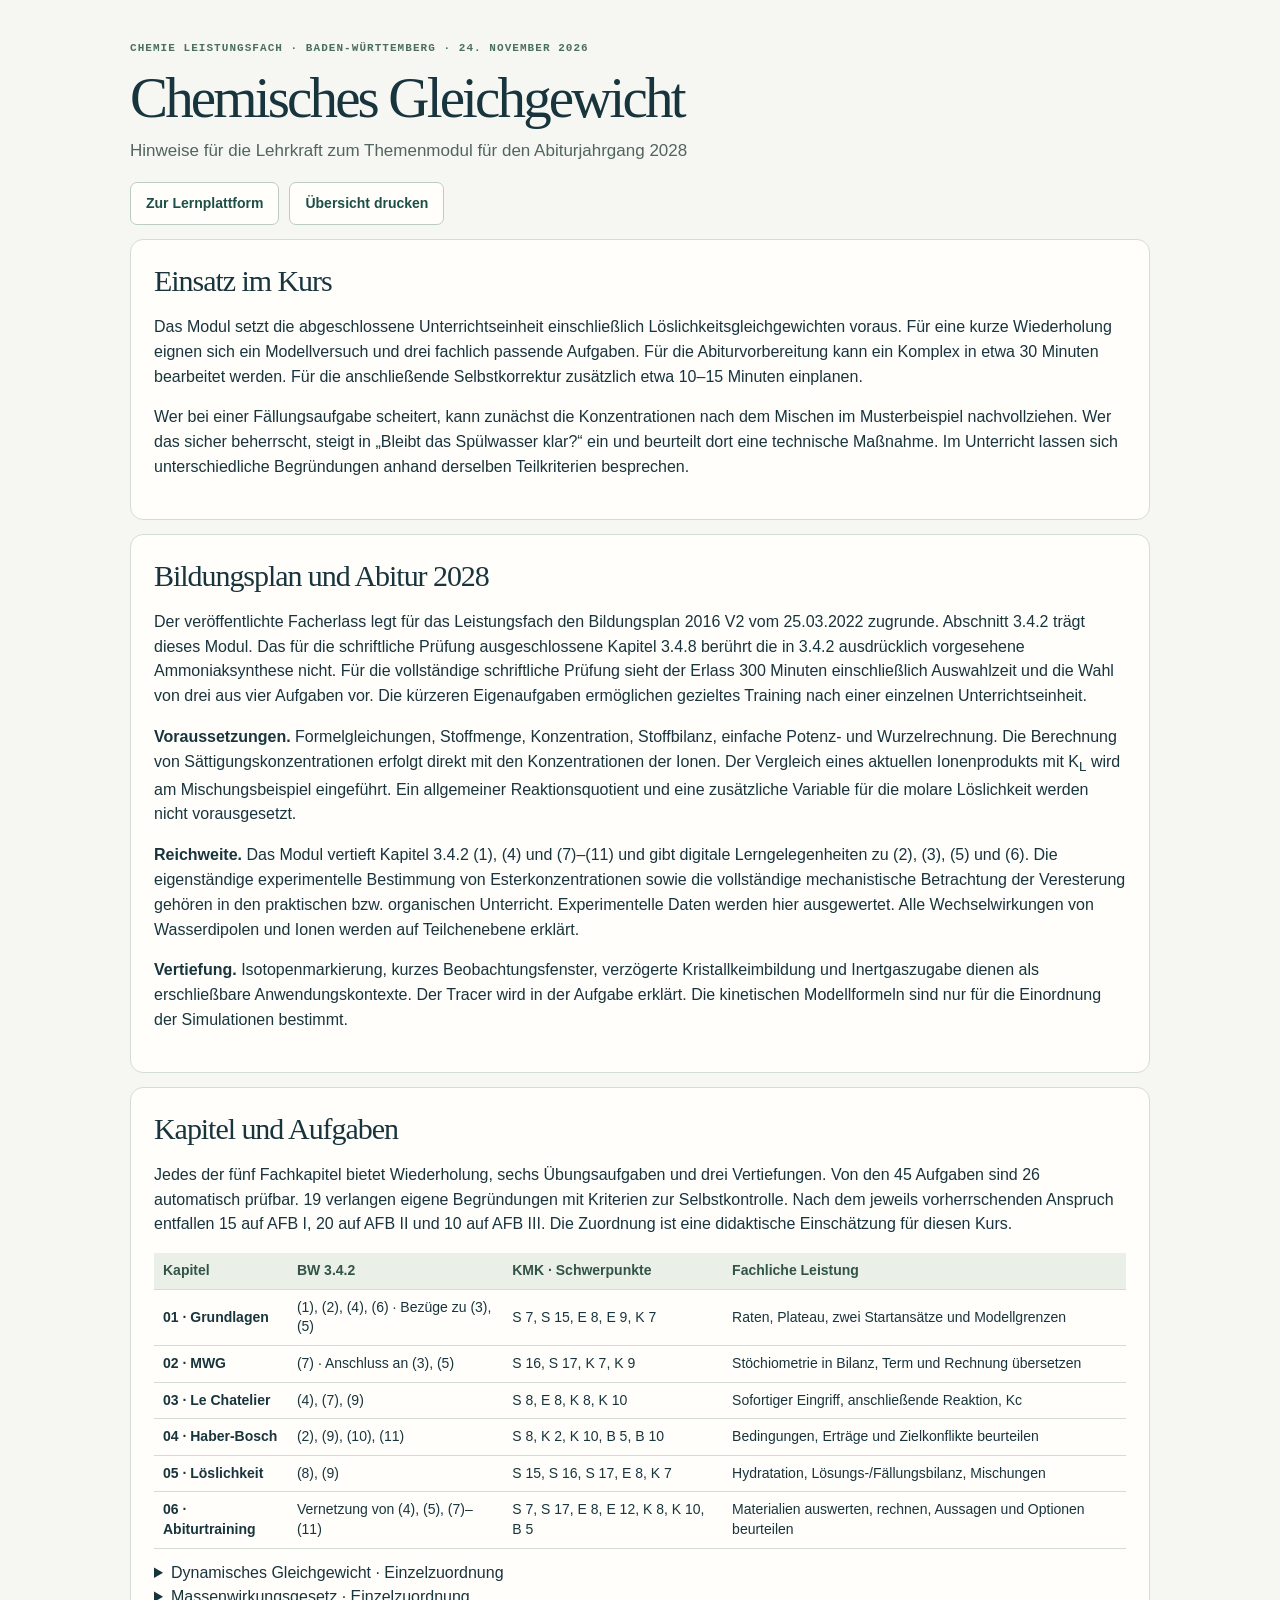
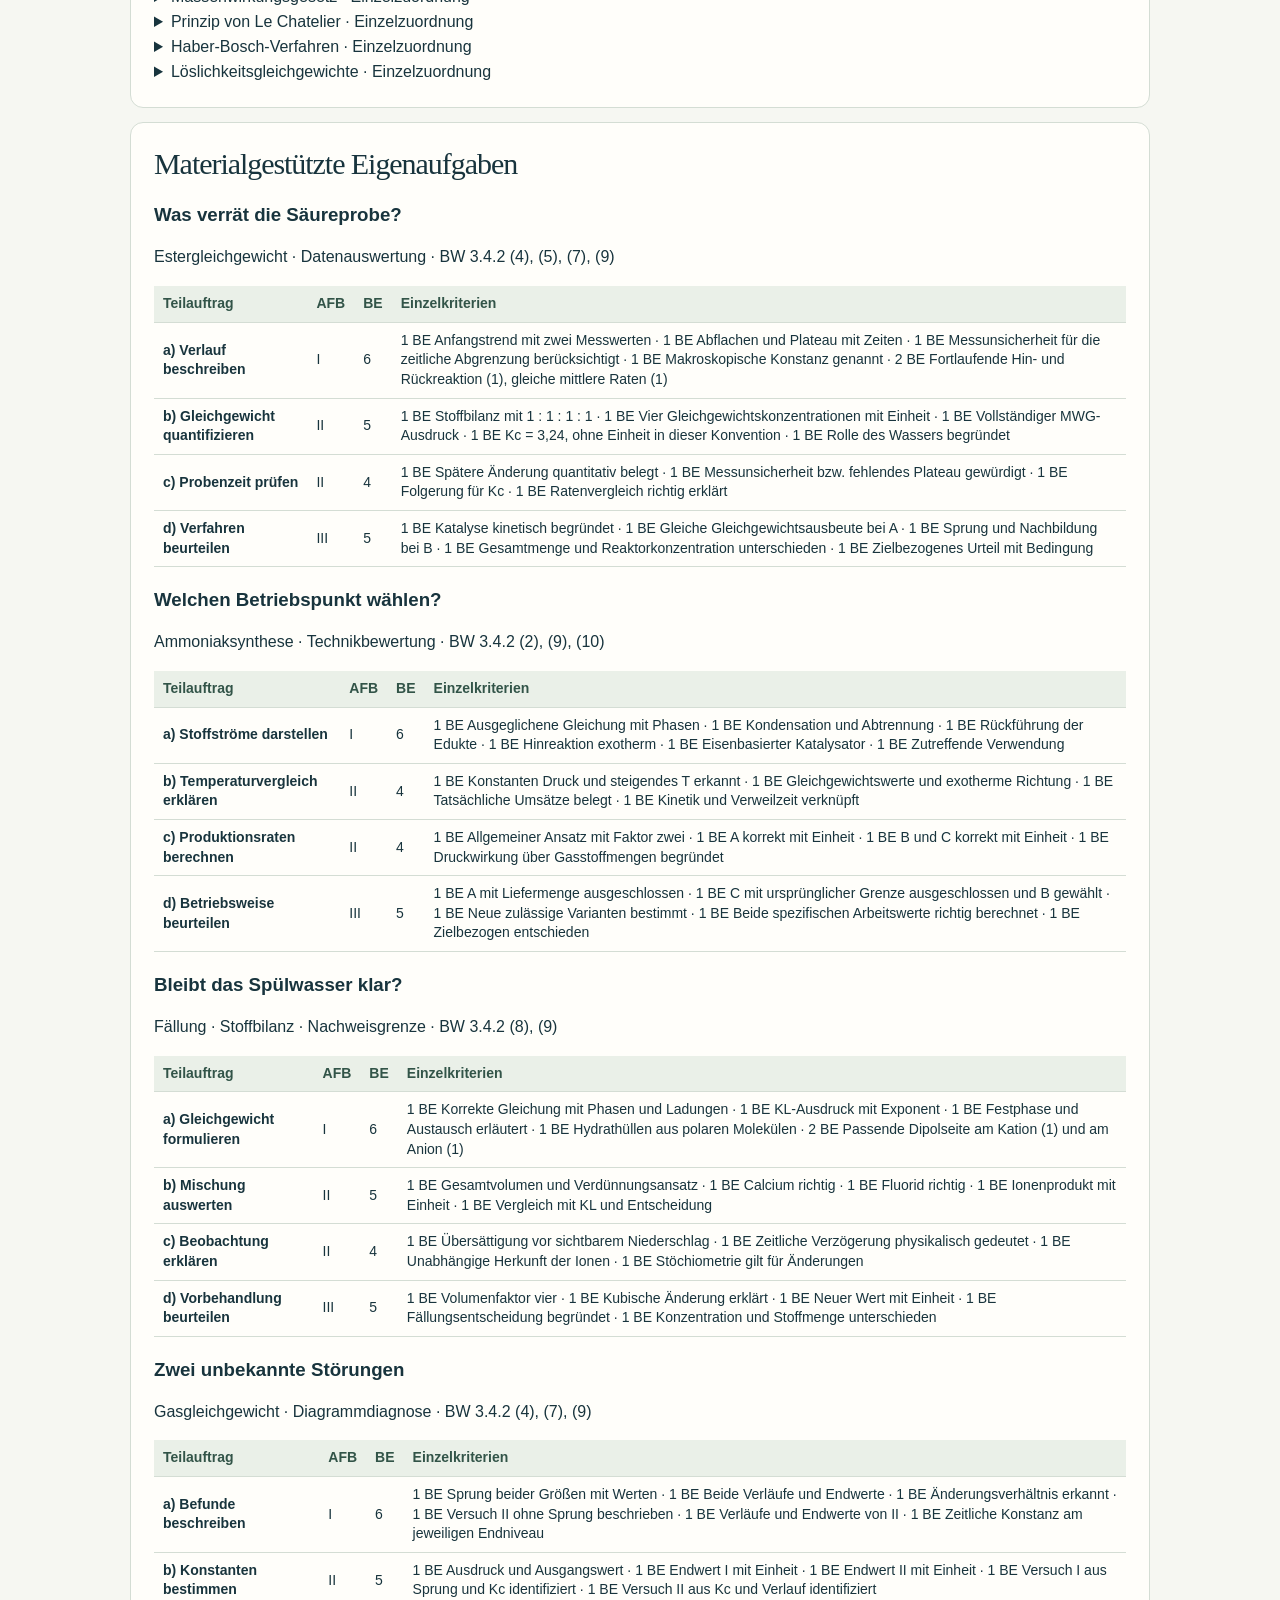
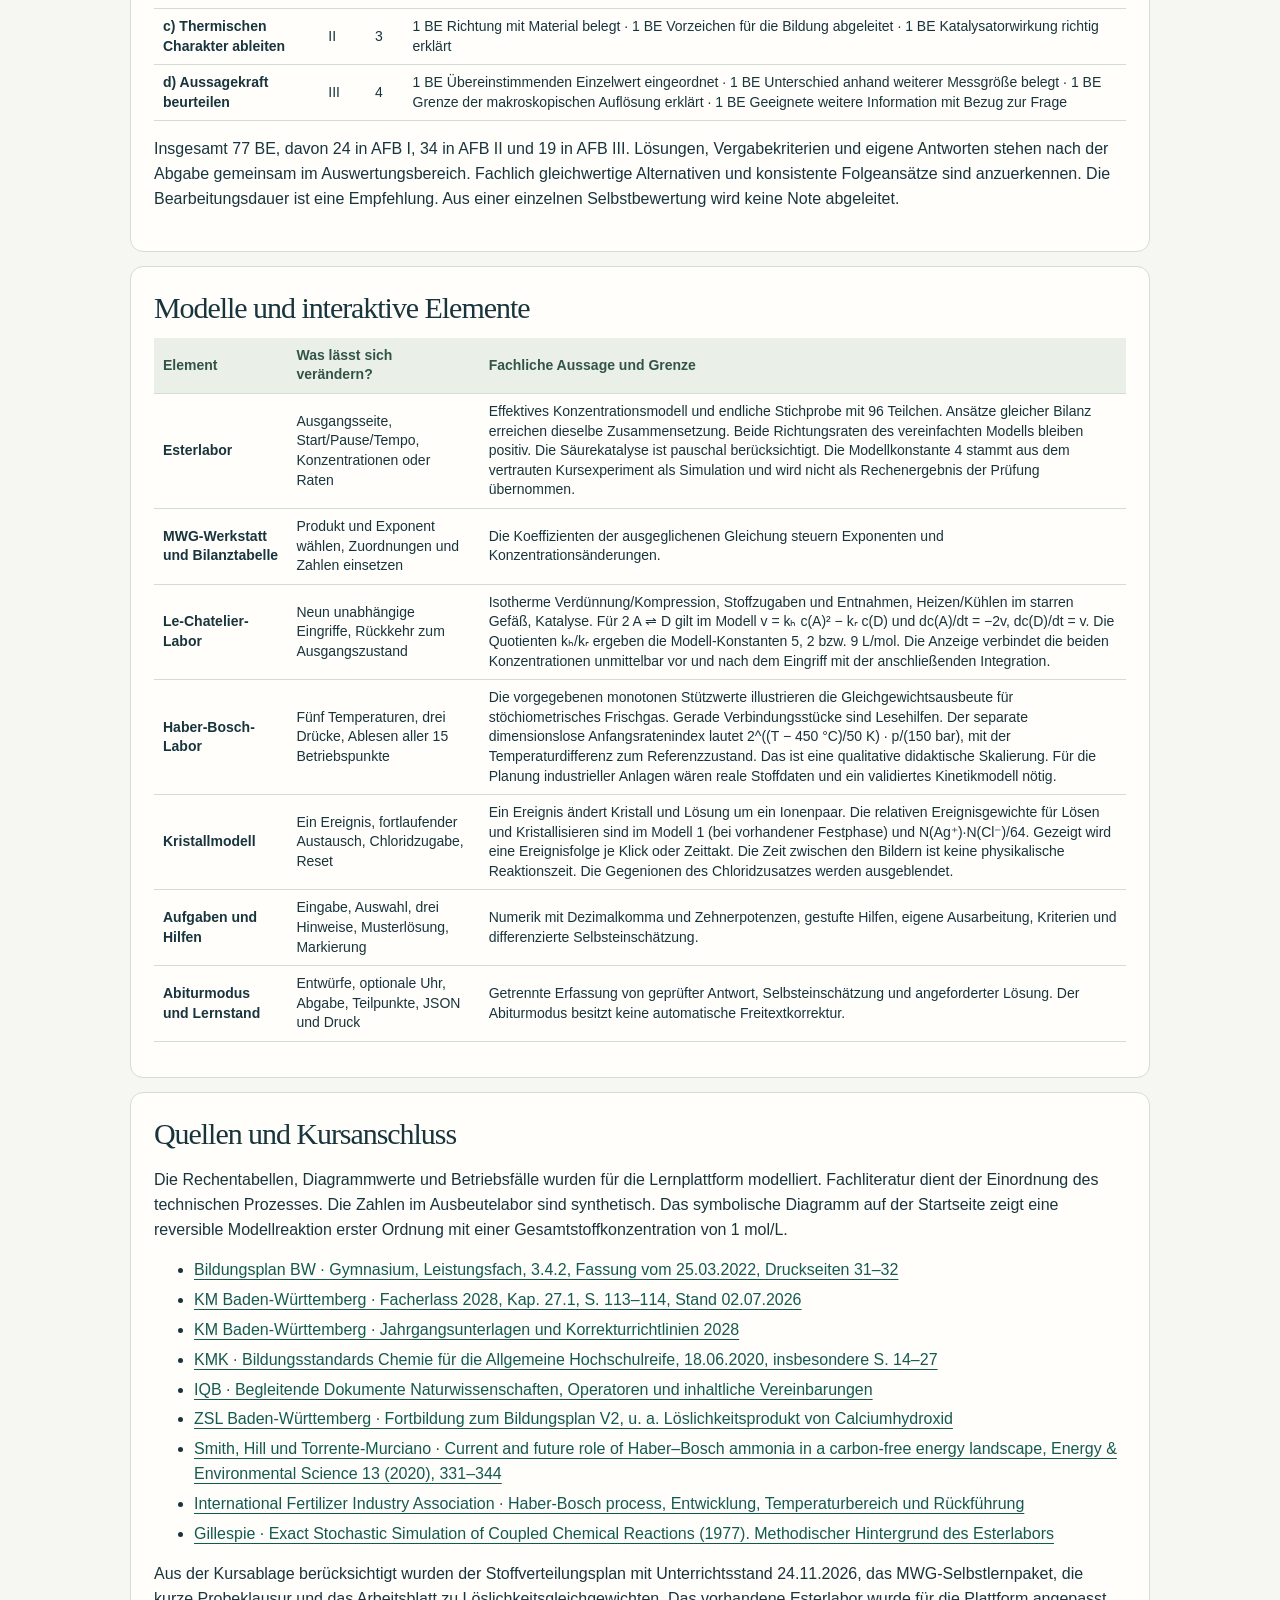
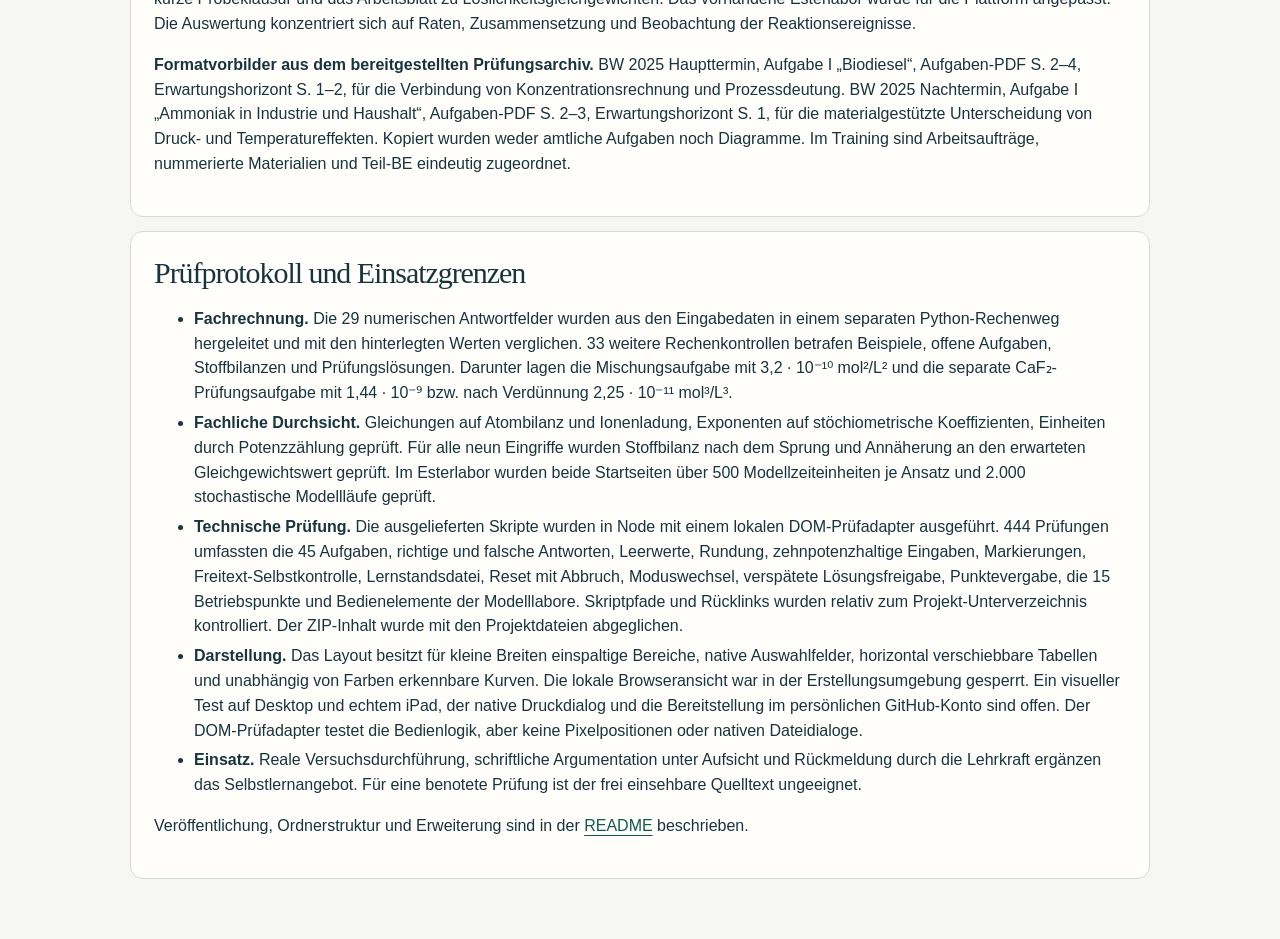
<file: ChemieLK_Abitur2028_Gleichgewicht/lehrkraft/index.html>
<!doctype html><html lang="de"><head><meta charset="utf-8"><meta name="viewport" content="width=device-width, initial-scale=1"><title>Lehrerübersicht · Chemisches Gleichgewicht</title><link rel="stylesheet" href="../assets/css/atlas.css"></head><body><main class="shell teacher"><div class="chapter-head"><span class="kicker">Chemie Leistungsfach · Baden-Württemberg · 24. November 2026</span><h1>Chemisches Gleichgewicht</h1><p>Hinweise für die Lehrkraft zum Themenmodul für den Abiturjahrgang 2028</p></div><div class="button-row"><a class="btn" href="../index.html">Zur Lernplattform</a><button onclick="window.print()">Übersicht drucken</button></div>
<section class="panel"><h2>Einsatz im Kurs</h2><p>Das Modul setzt die abgeschlossene Unterrichtseinheit einschließlich Löslichkeitsgleichgewichten voraus. Für eine kurze Wiederholung eignen sich ein Modellversuch und drei fachlich passende Aufgaben. Für die Abiturvorbereitung kann ein Komplex in etwa 30 Minuten bearbeitet werden. Für die anschließende Selbstkorrektur zusätzlich etwa 10–15 Minuten einplanen.</p>
<p>Wer bei einer Fällungsaufgabe scheitert, kann zunächst die Konzentrationen nach dem Mischen im Musterbeispiel nachvollziehen. Wer das sicher beherrscht, steigt in „Bleibt das Spülwasser klar?“ ein und beurteilt dort eine technische Maßnahme. Im Unterricht lassen sich unterschiedliche Begründungen anhand derselben Teilkriterien besprechen.</p></section>
<section class="panel"><h2>Bildungsplan und Abitur 2028</h2><p>Der veröffentlichte Facherlass legt für das Leistungsfach den Bildungsplan 2016 V2 vom 25.03.2022 zugrunde. Abschnitt 3.4.2 trägt dieses Modul. Das für die schriftliche Prüfung ausgeschlossene Kapitel 3.4.8 berührt die in 3.4.2 ausdrücklich vorgesehene Ammoniaksynthese nicht. Für die vollständige schriftliche Prüfung sieht der Erlass 300 Minuten einschließlich Auswahlzeit und die Wahl von drei aus vier Aufgaben vor. Die kürzeren Eigenaufgaben ermöglichen gezieltes Training nach einer einzelnen Unterrichtseinheit.</p>
<p><b>Voraussetzungen.</b> Formelgleichungen, Stoffmenge, Konzentration, Stoffbilanz, einfache Potenz- und Wurzelrechnung. Die Berechnung von Sättigungskonzentrationen erfolgt direkt mit den Konzentrationen der Ionen. Der Vergleich eines aktuellen Ionenprodukts mit K<sub>L</sub> wird am Mischungsbeispiel eingeführt. Ein allgemeiner Reaktionsquotient und eine zusätzliche Variable für die molare Löslichkeit werden nicht vorausgesetzt.</p>
<p><b>Reichweite.</b> Das Modul vertieft Kapitel 3.4.2 (1), (4) und (7)–(11) und gibt digitale Lerngelegenheiten zu (2), (3), (5) und (6). Die eigenständige experimentelle Bestimmung von Esterkonzentrationen sowie die vollständige mechanistische Betrachtung der Veresterung gehören in den praktischen bzw. organischen Unterricht. Experimentelle Daten werden hier ausgewertet. Alle Wechselwirkungen von Wasserdipolen und Ionen werden auf Teilchenebene erklärt.</p>
<p><b>Vertiefung.</b> Isotopenmarkierung, kurzes Beobachtungsfenster, verzögerte Kristallkeimbildung und Inertgaszugabe dienen als erschließbare Anwendungskontexte. Der Tracer wird in der Aufgabe erklärt. Die kinetischen Modellformeln sind nur für die Einordnung der Simulationen bestimmt.</p></section>
<section class="panel"><h2>Kapitel und Aufgaben</h2><p>Jedes der fünf Fachkapitel bietet Wiederholung, sechs Übungsaufgaben und drei Vertiefungen. Von den 45 Aufgaben sind 26 automatisch prüfbar. 19 verlangen eigene Begründungen mit Kriterien zur Selbstkontrolle. Nach dem jeweils vorherrschenden Anspruch entfallen 15 auf AFB I, 20 auf AFB II und 10 auf AFB III. Die Zuordnung ist eine didaktische Einschätzung für diesen Kurs.</p><div class="table-wrap"><table><thead><tr><th scope="col">Kapitel</th><th scope="col">BW 3.4.2</th><th scope="col">KMK · Schwerpunkte</th><th scope="col">Fachliche Leistung</th></tr></thead><tbody><tr><th scope="row">01 · Grundlagen</th><td>(1), (2), (4), (6) · Bezüge zu (3), (5)</td><td>S 7, S 15, E 8, E 9, K 7</td><td>Raten, Plateau, zwei Startansätze und Modellgrenzen</td></tr><tr><th scope="row">02 · MWG</th><td>(7) · Anschluss an (3), (5)</td><td>S 16, S 17, K 7, K 9</td><td>Stöchiometrie in Bilanz, Term und Rechnung übersetzen</td></tr><tr><th scope="row">03 · Le Chatelier</th><td>(4), (7), (9)</td><td>S 8, E 8, K 8, K 10</td><td>Sofortiger Eingriff, anschließende Reaktion, Kc</td></tr><tr><th scope="row">04 · Haber-Bosch</th><td>(2), (9), (10), (11)</td><td>S 8, K 2, K 10, B 5, B 10</td><td>Bedingungen, Erträge und Zielkonflikte beurteilen</td></tr><tr><th scope="row">05 · Löslichkeit</th><td>(8), (9)</td><td>S 15, S 16, S 17, E 8, K 7</td><td>Hydratation, Lösungs-/Fällungsbilanz, Mischungen</td></tr><tr><th scope="row">06 · Abiturtraining</th><td>Vernetzung von (4), (5), (7)–(11)</td><td>S 7, S 17, E 8, E 12, K 8, K 10, B 5</td><td>Materialien auswerten, rechnen, Aussagen und Optionen beurteilen</td></tr></tbody></table></div><details><summary>Dynamisches Gleichgewicht · Einzelzuordnung</summary><div class="table-wrap"><table><thead><tr><th scope="col">Nr.</th><th scope="col">Aufgabe</th><th scope="col">AFB</th><th scope="col">BW 3.4.2</th><th scope="col">Rückmeldung</th></tr></thead><tbody><tr><th scope="row">1</th><td>Woran erkennt man Gleichgewicht?</td><td>I</td><td>(4)</td><td>automatisch</td></tr><tr><th scope="row">2</th><td>Eine Richtung ergänzen</td><td>I</td><td>(4)</td><td>automatisch</td></tr><tr><th scope="row">3</th><td>Zwei Startgemische</td><td>I</td><td>(1), (3)</td><td>automatisch</td></tr><tr><th scope="row">4</th><td>Eine Messreihe auswerten</td><td>II</td><td>(4), (5)</td><td>Selbstkontrolle</td></tr><tr><th scope="row">5</th><td>Kurven aus Stoffbilanzen ergänzen</td><td>II</td><td>(3), (7)</td><td>automatisch</td></tr><tr><th scope="row">6</th><td>Was zehn Sekunden zeigen</td><td>II</td><td>(4), (6)</td><td>Selbstkontrolle</td></tr><tr><th scope="row">7</th><td>Wann führen zwei Wege zum selben Ziel?</td><td>II</td><td>(4), (7)</td><td>Selbstkontrolle</td></tr><tr><th scope="row">8</th><td>Stillstand experimentell prüfen</td><td>III</td><td>(3), (4)</td><td>Selbstkontrolle</td></tr><tr><th scope="row">9</th><td>Reicht ein flaches Signal?</td><td>III</td><td>(4), (6)</td><td>Selbstkontrolle</td></tr></tbody></table></div></details><details><summary>Massenwirkungsgesetz · Einzelzuordnung</summary><div class="table-wrap"><table><thead><tr><th scope="col">Nr.</th><th scope="col">Aufgabe</th><th scope="col">AFB</th><th scope="col">BW 3.4.2</th><th scope="col">Rückmeldung</th></tr></thead><tbody><tr><th scope="row">1</th><td>Das MWG zusammensetzen</td><td>I</td><td>(7), (10)</td><td>automatisch</td></tr><tr><th scope="row">2</th><td>Welche Terme gehören hinein?</td><td>I</td><td>(7), (8)</td><td>automatisch</td></tr><tr><th scope="row">3</th><td>Kc aus Gleichgewichtsdaten</td><td>I</td><td>(7)</td><td>automatisch</td></tr><tr><th scope="row">4</th><td>Die Bilanz vervollständigen</td><td>II</td><td>(7)</td><td>automatisch</td></tr><tr><th scope="row">5</th><td>Stoffmengen sind keine Konzentrationen</td><td>II</td><td>(7)</td><td>automatisch</td></tr><tr><th scope="row">6</th><td>Eine Konzentration ermitteln</td><td>II</td><td>(7)</td><td>automatisch</td></tr><tr><th scope="row">7</th><td>Vom Start zur Gleichgewichtslage</td><td>II</td><td>(7)</td><td>automatisch</td></tr><tr><th scope="row">8</th><td>Eine Rechnung beurteilen</td><td>III</td><td>(7)</td><td>Selbstkontrolle</td></tr><tr><th scope="row">9</th><td>Eine Konstante auf die Probe stellen</td><td>III</td><td>(5), (7), (9)</td><td>Selbstkontrolle</td></tr></tbody></table></div></details><details><summary>Prinzip von Le Chatelier · Einzelzuordnung</summary><div class="table-wrap"><table><thead><tr><th scope="col">Nr.</th><th scope="col">Aufgabe</th><th scope="col">AFB</th><th scope="col">BW 3.4.2</th><th scope="col">Rückmeldung</th></tr></thead><tbody><tr><th scope="row">1</th><td>Zufuhr und Entnahme</td><td>I</td><td>(9)</td><td>automatisch</td></tr><tr><th scope="row">2</th><td>Wärme und Reaktionsrichtung</td><td>I</td><td>(9)</td><td>automatisch</td></tr><tr><th scope="row">3</th><td>Ein zweiter Reaktionsweg</td><td>I</td><td>(4), (9)</td><td>automatisch</td></tr><tr><th scope="row">4</th><td>Den Moment der Kompression berechnen</td><td>II</td><td>(7), (9)</td><td>automatisch</td></tr><tr><th scope="row">5</th><td>Gase zählen</td><td>II</td><td>(9)</td><td>Selbstkontrolle</td></tr><tr><th scope="row">6</th><td>Aus Kurven auf den Eingriff schließen</td><td>II</td><td>(4), (9)</td><td>Selbstkontrolle</td></tr><tr><th scope="row">7</th><td>Gleicher Gesamtdruckanstieg</td><td>II</td><td>(9)</td><td>Selbstkontrolle</td></tr><tr><th scope="row">8</th><td>Zwei Ursachen unterscheiden</td><td>III</td><td>(7), (9)</td><td>Selbstkontrolle</td></tr><tr><th scope="row">9</th><td>Einen Katalysatorversuch verbessern</td><td>III</td><td>(2), (4), (9)</td><td>Selbstkontrolle</td></tr></tbody></table></div></details><details><summary>Haber-Bosch-Verfahren · Einzelzuordnung</summary><div class="table-wrap"><table><thead><tr><th scope="col">Nr.</th><th scope="col">Aufgabe</th><th scope="col">AFB</th><th scope="col">BW 3.4.2</th><th scope="col">Rückmeldung</th></tr></thead><tbody><tr><th scope="row">1</th><td>Die Synthesegleichung nutzen</td><td>I</td><td>(10)</td><td>automatisch</td></tr><tr><th scope="row">2</th><td>Prozessstufen zuordnen</td><td>I</td><td>(10)</td><td>automatisch</td></tr><tr><th scope="row">3</th><td>Vom Labor zur Anlage</td><td>I</td><td>(10), (11)</td><td>Selbstkontrolle</td></tr><tr><th scope="row">4</th><td>Ausbeutekurven lesen</td><td>II</td><td>(9), (10)</td><td>Selbstkontrolle</td></tr><tr><th scope="row">5</th><td>Drei Durchläufe bilanzieren</td><td>II</td><td>(10)</td><td>automatisch</td></tr><tr><th scope="row">6</th><td>Ausbeute und Produktionsrate</td><td>II</td><td>(2), (10)</td><td>automatisch</td></tr><tr><th scope="row">7</th><td>Zwei Wirkorte unterscheiden</td><td>II</td><td>(9), (10)</td><td>Selbstkontrolle</td></tr><tr><th scope="row">8</th><td>Einen Betriebspunkt beurteilen</td><td>III</td><td>(10)</td><td>Selbstkontrolle</td></tr><tr><th scope="row">9</th><td>Zwei Hebel für weniger Umweltbelastung</td><td>III</td><td>(11)</td><td>Selbstkontrolle</td></tr></tbody></table></div></details><details><summary>Löslichkeitsgleichgewichte · Einzelzuordnung</summary><div class="table-wrap"><table><thead><tr><th scope="col">Nr.</th><th scope="col">Aufgabe</th><th scope="col">AFB</th><th scope="col">BW 3.4.2</th><th scope="col">Rückmeldung</th></tr></thead><tbody><tr><th scope="row">1</th><td>Vom Salz zum Ausdruck</td><td>I</td><td>(8)</td><td>automatisch</td></tr><tr><th scope="row">2</th><td>Eine klare Probe</td><td>I</td><td>(8)</td><td>automatisch</td></tr><tr><th scope="row">3</th><td>Eine Wurzel mit Zehnerpotenz</td><td>I</td><td>(8)</td><td>automatisch</td></tr><tr><th scope="row">4</th><td>Vom Hydroxid zum Löslichkeitsprodukt</td><td>II</td><td>(8)</td><td>automatisch</td></tr><tr><th scope="row">5</th><td>Sättigung bei einem 1 : 2-Salz</td><td>II</td><td>(8)</td><td>automatisch</td></tr><tr><th scope="row">6</th><td>Fällt Silberchlorid aus?</td><td>II</td><td>(8)</td><td>automatisch</td></tr><tr><th scope="row">7</th><td>Ein gemeinsames Ion</td><td>II</td><td>(8), (9)</td><td>automatisch</td></tr><tr><th scope="row">8</th><td>Welche Substanz ist besser löslich?</td><td>III</td><td>(8)</td><td>Selbstkontrolle</td></tr><tr><th scope="row">9</th><td>Zwei Salze, zwei Temperaturtrends</td><td>III</td><td>(8), (9)</td><td>Selbstkontrolle</td></tr></tbody></table></div></details></section><section class="panel"><h2>Materialgestützte Eigenaufgaben</h2><h3>Was verrät die Säureprobe?</h3><p>Estergleichgewicht · Datenauswertung · BW 3.4.2 (4), (5), (7), (9)</p><div class="table-wrap"><table><thead><tr><th scope="col">Teilauftrag</th><th scope="col">AFB</th><th scope="col">BE</th><th scope="col">Einzelkriterien</th></tr></thead><tbody><tr><th scope="row">a) Verlauf beschreiben</th><td>I</td><td>6</td><td>1 BE Anfangstrend mit zwei Messwerten · 1 BE Abflachen und Plateau mit Zeiten · 1 BE Messunsicherheit für die zeitliche Abgrenzung berücksichtigt · 1 BE Makroskopische Konstanz genannt · 2 BE Fortlaufende Hin- und Rückreaktion (1), gleiche mittlere Raten (1)</td></tr><tr><th scope="row">b) Gleichgewicht quantifizieren</th><td>II</td><td>5</td><td>1 BE Stoffbilanz mit 1 : 1 : 1 : 1 · 1 BE Vier Gleichgewichtskonzentrationen mit Einheit · 1 BE Vollständiger MWG-Ausdruck · 1 BE Kc = 3,24, ohne Einheit in dieser Konvention · 1 BE Rolle des Wassers begründet</td></tr><tr><th scope="row">c) Probenzeit prüfen</th><td>II</td><td>4</td><td>1 BE Spätere Änderung quantitativ belegt · 1 BE Messunsicherheit bzw. fehlendes Plateau gewürdigt · 1 BE Folgerung für Kc · 1 BE Ratenvergleich richtig erklärt</td></tr><tr><th scope="row">d) Verfahren beurteilen</th><td>III</td><td>5</td><td>1 BE Katalyse kinetisch begründet · 1 BE Gleiche Gleichgewichtsausbeute bei A · 1 BE Sprung und Nachbildung bei B · 1 BE Gesamtmenge und Reaktorkonzentration unterschieden · 1 BE Zielbezogenes Urteil mit Bedingung</td></tr></tbody></table></div><h3>Welchen Betriebspunkt wählen?</h3><p>Ammoniaksynthese · Technikbewertung · BW 3.4.2 (2), (9), (10)</p><div class="table-wrap"><table><thead><tr><th scope="col">Teilauftrag</th><th scope="col">AFB</th><th scope="col">BE</th><th scope="col">Einzelkriterien</th></tr></thead><tbody><tr><th scope="row">a) Stoffströme darstellen</th><td>I</td><td>6</td><td>1 BE Ausgeglichene Gleichung mit Phasen · 1 BE Kondensation und Abtrennung · 1 BE Rückführung der Edukte · 1 BE Hinreaktion exotherm · 1 BE Eisenbasierter Katalysator · 1 BE Zutreffende Verwendung</td></tr><tr><th scope="row">b) Temperaturvergleich erklären</th><td>II</td><td>4</td><td>1 BE Konstanten Druck und steigendes T erkannt · 1 BE Gleichgewichtswerte und exotherme Richtung · 1 BE Tatsächliche Umsätze belegt · 1 BE Kinetik und Verweilzeit verknüpft</td></tr><tr><th scope="row">c) Produktionsraten berechnen</th><td>II</td><td>4</td><td>1 BE Allgemeiner Ansatz mit Faktor zwei · 1 BE A korrekt mit Einheit · 1 BE B und C korrekt mit Einheit · 1 BE Druckwirkung über Gasstoffmengen begründet</td></tr><tr><th scope="row">d) Betriebsweise beurteilen</th><td>III</td><td>5</td><td>1 BE A mit Liefermenge ausgeschlossen · 1 BE C mit ursprünglicher Grenze ausgeschlossen und B gewählt · 1 BE Neue zulässige Varianten bestimmt · 1 BE Beide spezifischen Arbeitswerte richtig berechnet · 1 BE Zielbezogen entschieden</td></tr></tbody></table></div><h3>Bleibt das Spülwasser klar?</h3><p>Fällung · Stoffbilanz · Nachweisgrenze · BW 3.4.2 (8), (9)</p><div class="table-wrap"><table><thead><tr><th scope="col">Teilauftrag</th><th scope="col">AFB</th><th scope="col">BE</th><th scope="col">Einzelkriterien</th></tr></thead><tbody><tr><th scope="row">a) Gleichgewicht formulieren</th><td>I</td><td>6</td><td>1 BE Korrekte Gleichung mit Phasen und Ladungen · 1 BE KL-Ausdruck mit Exponent · 1 BE Festphase und Austausch erläutert · 1 BE Hydrathüllen aus polaren Molekülen · 2 BE Passende Dipolseite am Kation (1) und am Anion (1)</td></tr><tr><th scope="row">b) Mischung auswerten</th><td>II</td><td>5</td><td>1 BE Gesamtvolumen und Verdünnungsansatz · 1 BE Calcium richtig · 1 BE Fluorid richtig · 1 BE Ionenprodukt mit Einheit · 1 BE Vergleich mit KL und Entscheidung</td></tr><tr><th scope="row">c) Beobachtung erklären</th><td>II</td><td>4</td><td>1 BE Übersättigung vor sichtbarem Niederschlag · 1 BE Zeitliche Verzögerung physikalisch gedeutet · 1 BE Unabhängige Herkunft der Ionen · 1 BE Stöchiometrie gilt für Änderungen</td></tr><tr><th scope="row">d) Vorbehandlung beurteilen</th><td>III</td><td>5</td><td>1 BE Volumenfaktor vier · 1 BE Kubische Änderung erklärt · 1 BE Neuer Wert mit Einheit · 1 BE Fällungsentscheidung begründet · 1 BE Konzentration und Stoffmenge unterschieden</td></tr></tbody></table></div><h3>Zwei unbekannte Störungen</h3><p>Gasgleichgewicht · Diagrammdiagnose · BW 3.4.2 (4), (7), (9)</p><div class="table-wrap"><table><thead><tr><th scope="col">Teilauftrag</th><th scope="col">AFB</th><th scope="col">BE</th><th scope="col">Einzelkriterien</th></tr></thead><tbody><tr><th scope="row">a) Befunde beschreiben</th><td>I</td><td>6</td><td>1 BE Sprung beider Größen mit Werten · 1 BE Beide Verläufe und Endwerte · 1 BE Änderungsverhältnis erkannt · 1 BE Versuch II ohne Sprung beschrieben · 1 BE Verläufe und Endwerte von II · 1 BE Zeitliche Konstanz am jeweiligen Endniveau</td></tr><tr><th scope="row">b) Konstanten bestimmen</th><td>II</td><td>5</td><td>1 BE Ausdruck und Ausgangswert · 1 BE Endwert I mit Einheit · 1 BE Endwert II mit Einheit · 1 BE Versuch I aus Sprung und Kc identifiziert · 1 BE Versuch II aus Kc und Verlauf identifiziert</td></tr><tr><th scope="row">c) Thermischen Charakter ableiten</th><td>II</td><td>3</td><td>1 BE Richtung mit Material belegt · 1 BE Vorzeichen für die Bildung abgeleitet · 1 BE Katalysatorwirkung richtig erklärt</td></tr><tr><th scope="row">d) Aussagekraft beurteilen</th><td>III</td><td>4</td><td>1 BE Übereinstimmenden Einzelwert eingeordnet · 1 BE Unterschied anhand weiterer Messgröße belegt · 1 BE Grenze der makroskopischen Auflösung erklärt · 1 BE Geeignete weitere Information mit Bezug zur Frage</td></tr></tbody></table></div><p>Insgesamt 77 BE, davon 24 in AFB I, 34 in AFB II und 19 in AFB III. Lösungen, Vergabekriterien und eigene Antworten stehen nach der Abgabe gemeinsam im Auswertungsbereich. Fachlich gleichwertige Alternativen und konsistente Folgeansätze sind anzuerkennen. Die Bearbeitungsdauer ist eine Empfehlung. Aus einer einzelnen Selbstbewertung wird keine Note abgeleitet.</p></section>
<section class="panel"><h2>Modelle und interaktive Elemente</h2><div class="table-wrap"><table><thead><tr><th scope="col">Element</th><th scope="col">Was lässt sich verändern?</th><th scope="col">Fachliche Aussage und Grenze</th></tr></thead><tbody><tr><th scope="row">Esterlabor</th><td>Ausgangsseite, Start/Pause/Tempo, Konzentrationen oder Raten</td><td>Effektives Konzentrationsmodell und endliche Stichprobe mit 96 Teilchen. Ansätze gleicher Bilanz erreichen dieselbe Zusammensetzung. Beide Richtungsraten des vereinfachten Modells bleiben positiv. Die Säurekatalyse ist pauschal berücksichtigt. Die Modellkonstante 4 stammt aus dem vertrauten Kursexperiment als Simulation und wird nicht als Rechenergebnis der Prüfung übernommen.</td></tr><tr><th scope="row">MWG-Werkstatt und Bilanztabelle</th><td>Produkt und Exponent wählen, Zuordnungen und Zahlen einsetzen</td><td>Die Koeffizienten der ausgeglichenen Gleichung steuern Exponenten und Konzentrationsänderungen.</td></tr><tr><th scope="row">Le-Chatelier-Labor</th><td>Neun unabhängige Eingriffe, Rückkehr zum Ausgangszustand</td><td>Isotherme Verdünnung/Kompression, Stoffzugaben und Entnahmen, Heizen/Kühlen im starren Gefäß, Katalyse. Für 2 A ⇌ D gilt im Modell v = kₕ c(A)² − kᵣ c(D) und dc(A)/dt = −2v, dc(D)/dt = v. Die Quotienten kₕ/kᵣ ergeben die Modell-Konstanten 5, 2 bzw. 9 L/mol. Die Anzeige verbindet die beiden Konzentrationen unmittelbar vor und nach dem Eingriff mit der anschließenden Integration.</td></tr><tr><th scope="row">Haber-Bosch-Labor</th><td>Fünf Temperaturen, drei Drücke, Ablesen aller 15 Betriebspunkte</td><td>Die vorgegebenen monotonen Stützwerte illustrieren die Gleichgewichtsausbeute für stöchiometrisches Frischgas. Gerade Verbindungsstücke sind Lesehilfen. Der separate dimensionslose Anfangsratenindex lautet 2^((T − 450 °C)/50 K) · p/(150 bar), mit der Temperaturdifferenz zum Referenzzustand. Das ist eine qualitative didaktische Skalierung. Für die Planung industrieller Anlagen wären reale Stoffdaten und ein validiertes Kinetikmodell nötig.</td></tr><tr><th scope="row">Kristallmodell</th><td>Ein Ereignis, fortlaufender Austausch, Chloridzugabe, Reset</td><td>Ein Ereignis ändert Kristall und Lösung um ein Ionenpaar. Die relativen Ereignisgewichte für Lösen und Kristallisieren sind im Modell 1 (bei vorhandener Festphase) und N(Ag⁺)·N(Cl⁻)/64. Gezeigt wird eine Ereignisfolge je Klick oder Zeittakt. Die Zeit zwischen den Bildern ist keine physikalische Reaktionszeit. Die Gegenionen des Chloridzusatzes werden ausgeblendet.</td></tr><tr><th scope="row">Aufgaben und Hilfen</th><td>Eingabe, Auswahl, drei Hinweise, Musterlösung, Markierung</td><td>Numerik mit Dezimalkomma und Zehnerpotenzen, gestufte Hilfen, eigene Ausarbeitung, Kriterien und differenzierte Selbsteinschätzung.</td></tr><tr><th scope="row">Abiturmodus und Lernstand</th><td>Entwürfe, optionale Uhr, Abgabe, Teilpunkte, JSON und Druck</td><td>Getrennte Erfassung von geprüfter Antwort, Selbsteinschätzung und angeforderter Lösung. Der Abiturmodus besitzt keine automatische Freitextkorrektur.</td></tr></tbody></table></div></section><section class="panel"><h2>Quellen und Kursanschluss</h2><p>Die Rechentabellen, Diagrammwerte und Betriebsfälle wurden für die Lernplattform modelliert. Fachliteratur dient der Einordnung des technischen Prozesses. Die Zahlen im Ausbeutelabor sind synthetisch. Das symbolische Diagramm auf der Startseite zeigt eine reversible Modellreaktion erster Ordnung mit einer Gesamtstoffkonzentration von 1 mol/L.</p><ul><li><a href="https://www.bildungsplaene-bw.de/BP2016BW_ALLG_GYM_CH.V2_IK_11-12-LF_02">Bildungsplan BW · Gymnasium, Leistungsfach, 3.4.2, Fassung vom 25.03.2022, Druckseiten 31–32</a></li><li><a href="https://km.baden-wuerttemberg.de/fileadmin/redaktion/m-km/intern/PDF/Dateien/Gymnasium/Dokumente_Abitur/Abitur_2028/ANL_2_Facherlass_2028_Stand_02.07.2026.pdf">KM Baden-Württemberg · Facherlass 2028, Kap. 27.1, S. 113–114, Stand 02.07.2026</a></li><li><a href="https://km.baden-wuerttemberg.de/de/schule/gymnasium/termine-und-informationen-zum-abitur">KM Baden-Württemberg · Jahrgangsunterlagen und Korrekturrichtlinien 2028</a></li><li><a href="https://www.kmk.org/fileadmin/Dateien/veroeffentlichungen_beschluesse/2020/2020_06_18-BildungsstandardsAHR_Chemie.pdf">KMK · Bildungsstandards Chemie für die Allgemeine Hochschulreife, 18.06.2020, insbesondere S. 14–27</a></li><li><a href="https://www.iqb.hu-berlin.de/abitur/dokumente/naturwissenschaften">IQB · Begleitende Dokumente Naturwissenschaften, Operatoren und inhaltliche Vereinbarungen</a></li><li><a href="https://lehrerfortbildung-bw.de/u_matnatech/chemie/gym/bp2016/fb8/1_einf/uebersicht_fortbildungsmaterialien_bildungsplan2016chv2.pdf">ZSL Baden-Württemberg · Fortbildung zum Bildungsplan V2, u. a. Löslichkeitsprodukt von Calciumhydroxid</a></li><li><a href="https://doi.org/10.1039/C9EE02873K">Smith, Hill und Torrente-Murciano · Current and future role of Haber–Bosch ammonia in a carbon-free energy landscape, Energy &amp; Environmental Science 13 (2020), 331–344</a></li><li><a href="https://www.fertilizer.org/wp-content/uploads/2023/01/HABER.pdf">International Fertilizer Industry Association · Haber-Bosch process, Entwicklung, Temperaturbereich und Rückführung</a></li><li><a href="https://doi.org/10.1021/j100540a008">Gillespie · Exact Stochastic Simulation of Coupled Chemical Reactions (1977). Methodischer Hintergrund des Esterlabors</a></li></ul><p>Aus der Kursablage berücksichtigt wurden der Stoffverteilungsplan mit Unterrichtsstand 24.11.2026, das MWG-Selbstlernpaket, die kurze Probeklausur und das Arbeitsblatt zu Löslichkeitsgleichgewichten. Das vorhandene Esterlabor wurde für die Plattform angepasst. Die Auswertung konzentriert sich auf Raten, Zusammensetzung und Beobachtung der Reaktionsereignisse.</p>
<p><b>Formatvorbilder aus dem bereitgestellten Prüfungsarchiv.</b> BW 2025 Haupttermin, Aufgabe I „Biodiesel“, Aufgaben-PDF S. 2–4, Erwartungshorizont S. 1–2, für die Verbindung von Konzentrationsrechnung und Prozessdeutung. BW 2025 Nachtermin, Aufgabe I „Ammoniak in Industrie und Haushalt“, Aufgaben-PDF S. 2–3, Erwartungshorizont S. 1, für die materialgestützte Unterscheidung von Druck- und Temperatureffekten. Kopiert wurden weder amtliche Aufgaben noch Diagramme. Im Training sind Arbeitsaufträge, nummerierte Materialien und Teil-BE eindeutig zugeordnet.</p></section>
<section class="panel"><h2>Prüfprotokoll und Einsatzgrenzen</h2><ul>
<li><b>Fachrechnung.</b> Die 29 numerischen Antwortfelder wurden aus den Eingabedaten in einem separaten Python-Rechenweg hergeleitet und mit den hinterlegten Werten verglichen. 33 weitere Rechenkontrollen betrafen Beispiele, offene Aufgaben, Stoffbilanzen und Prüfungslösungen. Darunter lagen die Mischungsaufgabe mit 3,2 · 10⁻¹⁰ mol²/L² und die separate CaF₂-Prüfungsaufgabe mit 1,44 · 10⁻⁹ bzw. nach Verdünnung 2,25 · 10⁻¹¹ mol³/L³.</li>
<li><b>Fachliche Durchsicht.</b> Gleichungen auf Atombilanz und Ionenladung, Exponenten auf stöchiometrische Koeffizienten, Einheiten durch Potenzzählung geprüft. Für alle neun Eingriffe wurden Stoffbilanz nach dem Sprung und Annäherung an den erwarteten Gleichgewichtswert geprüft. Im Esterlabor wurden beide Startseiten über 500 Modellzeiteinheiten je Ansatz und 2.000 stochastische Modellläufe geprüft.</li>
<li><b>Technische Prüfung.</b> Die ausgelieferten Skripte wurden in Node mit einem lokalen DOM-Prüfadapter ausgeführt. 444 Prüfungen umfassten die 45 Aufgaben, richtige und falsche Antworten, Leerwerte, Rundung, zehnpotenzhaltige Eingaben, Markierungen, Freitext-Selbstkontrolle, Lernstandsdatei, Reset mit Abbruch, Moduswechsel, verspätete Lösungsfreigabe, Punktevergabe, die 15 Betriebspunkte und Bedienelemente der Modelllabore. Skriptpfade und Rücklinks wurden relativ zum Projekt-Unterverzeichnis kontrolliert. Der ZIP-Inhalt wurde mit den Projektdateien abgeglichen.</li>
<li><b>Darstellung.</b> Das Layout besitzt für kleine Breiten einspaltige Bereiche, native Auswahlfelder, horizontal verschiebbare Tabellen und unabhängig von Farben erkennbare Kurven. Die lokale Browseransicht war in der Erstellungsumgebung gesperrt. Ein visueller Test auf Desktop und echtem iPad, der native Druckdialog und die Bereitstellung im persönlichen GitHub-Konto sind offen. Der DOM-Prüfadapter testet die Bedienlogik, aber keine Pixelpositionen oder nativen Dateidialoge.</li>
<li><b>Einsatz.</b> Reale Versuchsdurchführung, schriftliche Argumentation unter Aufsicht und Rückmeldung durch die Lehrkraft ergänzen das Selbstlernangebot. Für eine benotete Prüfung ist der frei einsehbare Quelltext ungeeignet.</li>
</ul><p>Veröffentlichung, Ordnerstruktur und Erweiterung sind in der <a href="../README.md">README</a> beschrieben.</p></section></main></body></html>
</file>
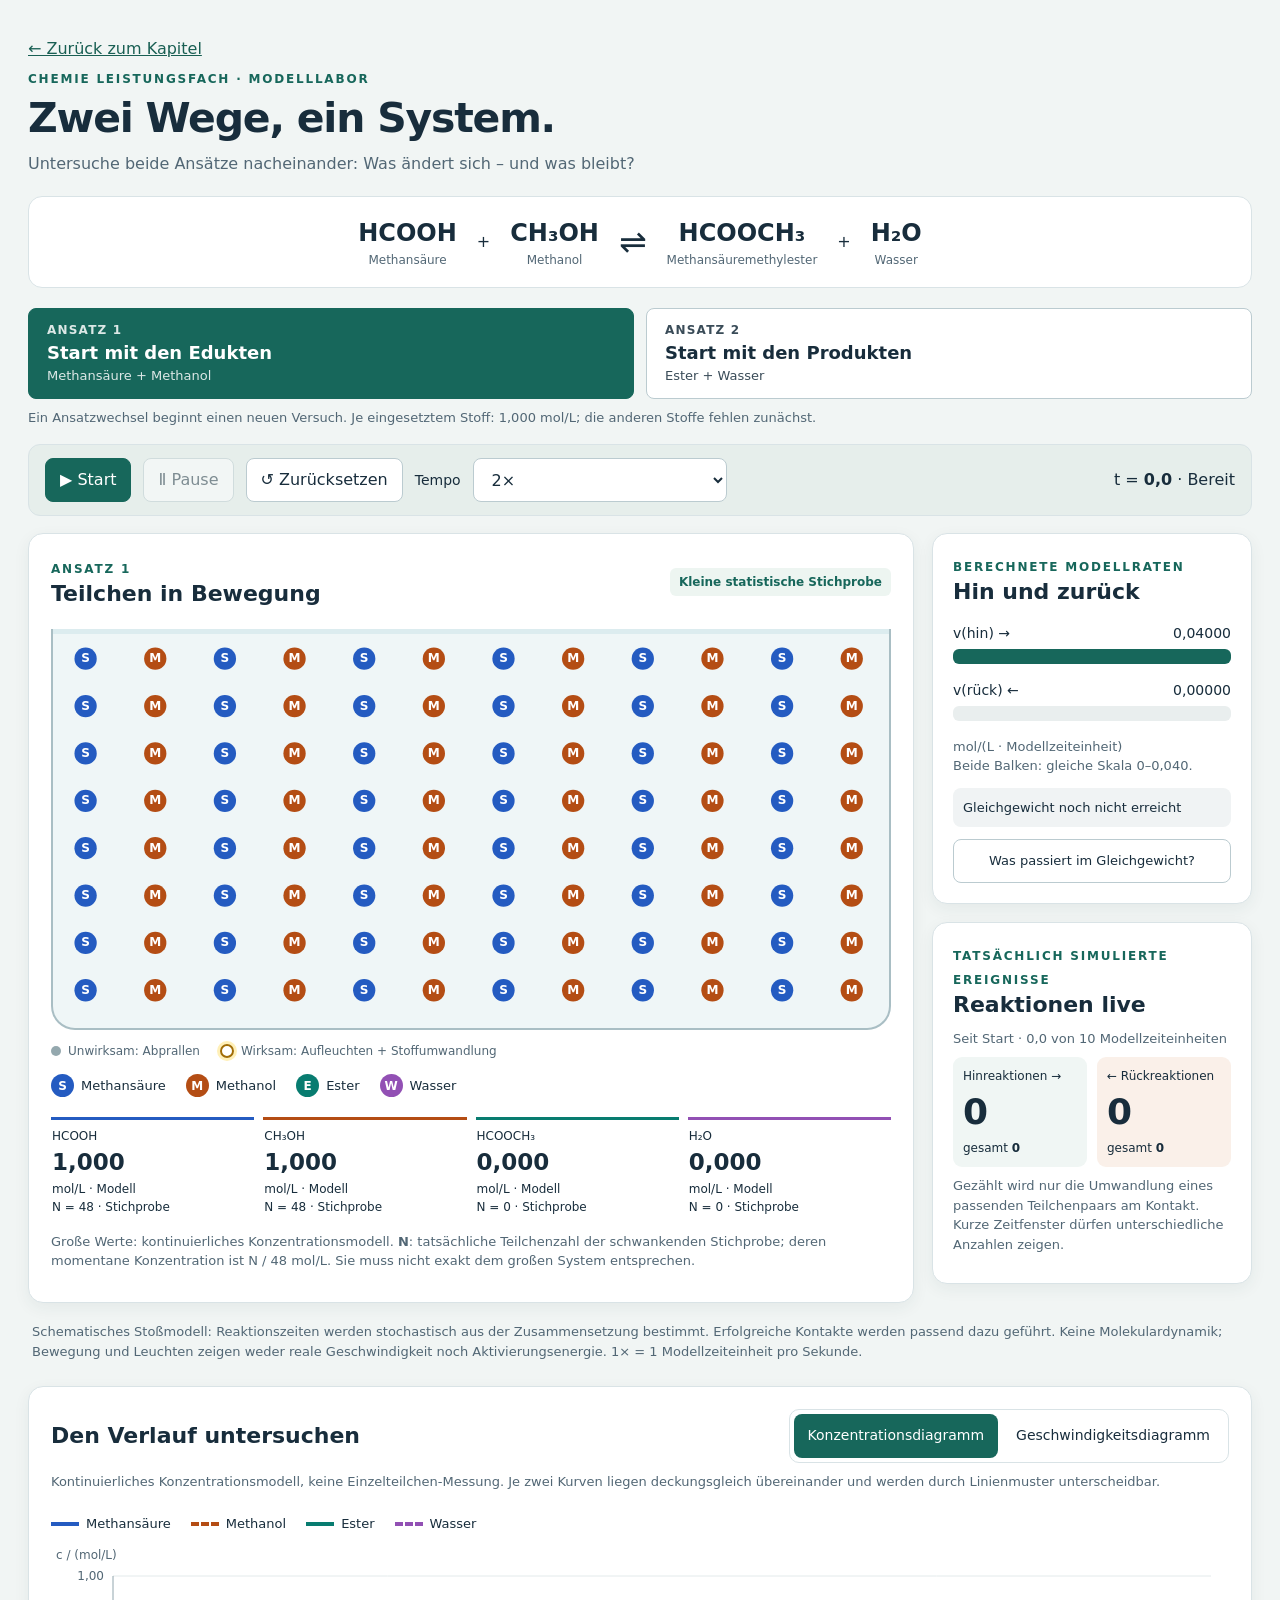
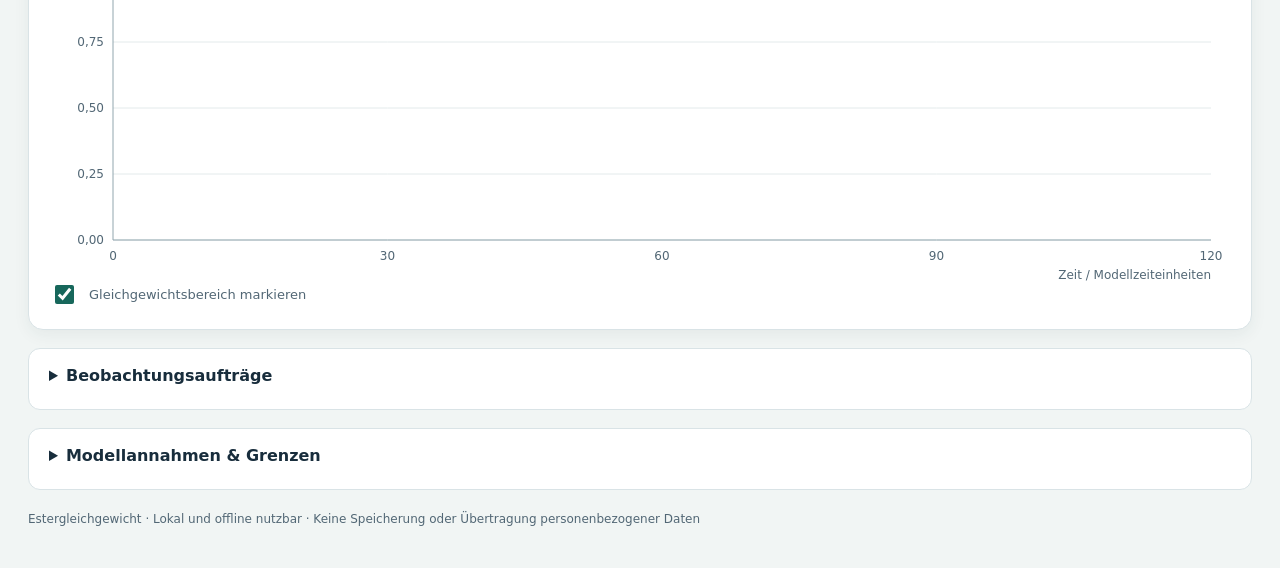
<file: ChemieLK_Abitur2028_Gleichgewicht/labor/ester.html>
<!doctype html>
<html lang="de"><head><meta charset="utf-8"><meta name="viewport" content="width=device-width,initial-scale=1"><title>Estergleichgewicht · Zwei Wege, ein System</title><style>
:root{--ink:#182d3c;--muted:#526775;--line:#d9e3e6;--bg:#f1f5f4;--accent:#17675b;--hin:#17675b;--rueck:#ac542b}*{box-sizing:border-box}body{margin:0;background:var(--bg);color:var(--ink);font:16px/1.5 system-ui,-apple-system,BlinkMacSystemFont,"Segoe UI",sans-serif}main{max-width:1400px;margin:auto;padding:28px 28px 40px}h1{font-size:clamp(28px,3.2vw,42px);line-height:1.15;letter-spacing:-1.2px;margin:7px 0 10px}h2{font-size:22px;line-height:1.3;margin:0}h3{font-size:18px;margin:0 0 12px}p{margin:9px 0}.eyebrow{font-size:12px;font-weight:750;letter-spacing:1.8px;text-transform:uppercase;color:var(--accent)}.muted,.hint{color:var(--muted)}.hint{font-size:13px}.sectionhead,.controls,.mode,.inline{display:flex;align-items:center;gap:12px;flex-wrap:wrap}.sectionhead{justify-content:space-between}.mode{gap:4px;padding:4px;border:1px solid var(--line);border-radius:10px;background:#fff}button,select{font:inherit;min-height:44px;border:1px solid #bbcbd0;border-radius:8px;padding:9px 14px;background:white;color:var(--ink);cursor:pointer}button:hover{background:#edf4f1}button:focus-visible,select:focus-visible,summary:focus-visible,input:focus-visible{outline:3px solid #db9c34;outline-offset:3px}button[aria-pressed=true],button.primary{background:var(--accent);color:white;border-color:var(--accent)}button:disabled{opacity:.5;cursor:default}.mode button{border:0;font-size:14px}.reaction{display:flex;justify-content:center;align-items:center;gap:20px;padding:18px;margin:20px 0;background:white;border:1px solid var(--line);border-radius:14px;text-align:center}.reaction b{font-size:24px;font-weight:600}.reaction small{display:block;font-size:12px;color:var(--muted)}.arrow{font-size:33px}.approaches{display:grid;grid-template-columns:1fr 1fr;gap:12px}.approaches button{text-align:left;font-size:18px;padding:12px 18px;font-weight:650}.approaches button span{font-size:12px;text-transform:uppercase;letter-spacing:1.2px;display:block;opacity:.85}.approaches small{display:block;font-size:13px;font-weight:400;opacity:.85}.controls{padding:13px 16px;border:1px solid var(--line);background:#e6eeeb;border-radius:12px;margin:17px 0}.controls .time{margin-left:auto;font-variant-numeric:tabular-nums}.controls label{font-size:14px}.laboratory{display:grid;grid-template-columns:minmax(0,1fr) 320px;gap:18px;align-items:start}.card{background:white;border:1px solid var(--line);border-radius:15px;padding:22px;min-width:0;box-shadow:0 5px 16px #243c4210}.tag{font-size:12px;color:var(--accent);font-weight:650;background:#edf5f1;padding:5px 9px;border-radius:6px}#vessel{width:100%;aspect-ratio:900/430;display:block;margin:20px 0 12px;background:#eff6f7;border:2px solid #a9bec4;border-top:0;border-radius:0 0 24px 24px;box-shadow:inset 0 5px 0 #dcecef}.collision-key{display:flex;gap:20px;flex-wrap:wrap;font-size:12px;color:var(--muted)}.collision-key span{display:flex;align-items:center;gap:7px}.collision-dot{border-radius:100%;width:10px;height:10px;background:#94a8ae}.collision-ring{border-radius:100%;width:14px;height:14px;border:2px solid #a16d05;box-shadow:0 0 0 3px #fff0b8}.legend{display:flex;flex-wrap:wrap;gap:10px 20px;padding:14px 0 8px;font-size:13px}.legend span{display:inline-flex;align-items:center;gap:7px}.token{display:inline-grid;place-items:center;width:23px;height:23px;border-radius:50%;font-size:12px;color:white;background:var(--color);font-weight:700}.readings{display:grid;grid-template-columns:repeat(4,1fr);gap:9px;margin-top:12px}.reading{border-top:3px solid var(--color);padding:7px 1px}.reading strong{display:block;font-size:23px;font-variant-numeric:tabular-nums}.reading small{display:block;font-size:12px}.side{display:grid;gap:18px}.side .card{padding:20px}.rate-row{margin:16px 0}.rate-label{display:flex;justify-content:space-between;font-size:14px;font-variant-numeric:tabular-nums}.track{height:15px;background:#e9eeee;border-radius:6px;overflow:hidden;margin-top:5px}.bar{height:100%;background:var(--hin)}.bar.reverse{background:var(--rueck)}.eq-status{background:#f0f3f4;border-radius:8px;padding:10px;font-size:13px;margin:12px 0}.eq-status.reached{color:#185b40;background:#dff2e6}#explain{font-size:13px;width:100%}#explanation ul{padding-left:18px;font-size:14px}li{margin:8px 0}.counters{display:grid;grid-template-columns:1fr 1fr;gap:10px}.counters>div{background:#f0f6f4;border-radius:9px;padding:10px}.counters>div+div{background:#faf0e9}.counters span,.counters small{display:block;font-size:12px}.counters strong{font-size:36px;font-weight:650;font-variant-numeric:tabular-nums}.model-note{font-size:13px;line-height:1.55;color:var(--muted);padding:10px 4px}.graphs{margin-top:14px}.plot{width:100%;height:340px;display:block}.sample{width:28px;border-top:4px solid var(--color)}.sample.dash{border-top-style:dashed}input[type=checkbox]{width:19px;height:19px;accent-color:var(--accent)}details{border:1px solid var(--line);background:white;border-radius:12px;margin-top:18px;padding:15px 20px}summary{cursor:pointer;font-weight:650;min-height:30px}details p,details li{max-width:1050px}.formula{background:#f2f6f4;padding:18px;border-radius:10px;margin:15px 0}.fraction{display:inline-flex;vertical-align:middle;flex-direction:column;text-align:center;margin:0 8px}.fraction span:first-child{border-bottom:1px solid;padding-bottom:4px}.fraction span:last-child{padding-top:4px}#calculation{margin:15px 0;font-variant-numeric:tabular-nums}.result{font-size:20px;font-weight:650;color:var(--accent)}.footer{margin-top:20px;font-size:12px;color:var(--muted)}.highlight{outline:3px solid #d4ad59;outline-offset:3px}[hidden]{display:none!important}@media(max-width:1050px){.laboratory{grid-template-columns:1fr}.side{grid-template-columns:1fr 1fr}.particle-card{padding:20px}.side .card{padding:20px}.rate-row{margin:12px 0}#vessel{max-height:430px}.reaction{gap:13px}}@media(max-width:650px){main{padding:20px 14px}.side{grid-template-columns:1fr}.card{padding:15px}.readings{grid-template-columns:1fr 1fr}.reaction{gap:8px;flex-wrap:wrap}.reaction b{font-size:18px}.reaction small{font-size:10px}.reaction .arrow{flex-basis:100%;line-height:1}.approaches button{padding:10px;font-size:15px}.controls .time{margin-left:0}.controls{gap:9px}select{max-width:100%;font-size:14px}.tag{font-size:11px}.mode{width:100%}.mode button{flex:1;font-size:12px}.plot{height:300px}.fraction{font-size:12px}#vessel{min-height:245px;object-fit:contain}.particle-card .legend{gap:7px 12px}.model-note{font-size:12px}.reading strong{font-size:21px}}

</style></head>
<body><main>
<header><a style="color:#195f53;display:inline-block;padding:9px 0" href="../index.html#kapitel/grundlagen/wiederholen">← Zurück zum Kapitel</a><div class="eyebrow">Chemie Leistungsfach · Modelllabor</div><h1>Zwei Wege, ein System.</h1><p class="muted">Untersuche beide Ansätze nacheinander: Was ändert sich – und was bleibt?</p>
<div class="reaction" aria-label="Methansäure plus Methanol reagiert reversibel zu Methansäuremethylester und Wasser"><div><b>HCOOH</b><small>Methansäure</small></div><span>+</span><div><b>CH₃OH</b><small>Methanol</small></div><span class="arrow">⇌</span><div><b>HCOOCH₃</b><small>Methansäuremethylester</small></div><span>+</span><div><b>H₂O</b><small>Wasser</small></div></div></header>
<div class="approaches" role="group" aria-label="Reaktionsansatz"><button id="approach0" aria-pressed="true"><span>Ansatz 1</span>Start mit den Edukten<small>Methansäure + Methanol</small></button><button id="approach1" aria-pressed="false"><span>Ansatz 2</span>Start mit den Produkten<small>Ester + Wasser</small></button></div><p class="hint">Ein Ansatzwechsel beginnt einen neuen Versuch. Je eingesetztem Stoff: 1,000 mol/L; die anderen Stoffe fehlen zunächst.</p>
<div class="controls"><button class="primary" id="start">▶ Start</button><button id="pause" disabled>Ⅱ Pause</button><button id="reset">↺ Zurücksetzen</button><label for="speed">Tempo</label><select id="speed"><option value=".5">0,5× · Stöße verfolgen</option><option value="1">1×</option><option value="2" selected>2×</option><option value="5">5×</option><option value="10">10× · Verlauf überblicken</option></select><span class="time">t = <strong id="time">0,0</strong> · <span id="playstate" role="status">Bereit</span></span></div>
<div class="laboratory">
<article class="card particle-card"><div class="sectionhead"><div><span class="eyebrow" id="approachLabel">Ansatz 1</span><h2>Teilchen in Bewegung</h2></div><span class="tag">Kleine statistische Stichprobe</span></div><canvas id="vessel" width="900" height="430" role="img" aria-label="Teilchenmodell; aktuelle Stoffzahlen stehen unterhalb."></canvas><div class="collision-key"><span><i class="collision-dot"></i>Unwirksam: Abprallen</span><span><i class="collision-ring"></i>Wirksam: Aufleuchten + Stoffumwandlung</span></div><div class="legend" id="legend"></div><div class="readings" id="readings"></div><p class="hint">Große Werte: kontinuierliches Konzentrationsmodell. <strong>N</strong>: tatsächliche Teilchenzahl der schwankenden Stichprobe; deren momentane Konzentration ist N / 48 mol/L. Sie muss nicht exakt dem großen System entsprechen.</p></article>
<aside class="side"><article class="card" id="rateCard"><span class="eyebrow">Berechnete Modellraten</span><h2>Hin und zurück</h2><div id="bars"></div><p class="hint">mol/(L · Modellzeiteinheit)<br>Beide Balken: gleiche Skala 0–0,040.</p><div id="equilibrium" role="status" class="eq-status">Gleichgewicht noch nicht erreicht</div><button id="explain" aria-expanded="false">Was passiert im Gleichgewicht?</button><div id="explanation" hidden><ul><li>Konstante mittlere Konzentrationen.</li><li>Gleiche, von null verschiedene mittlere Reaktionsgeschwindigkeiten.</li><li>Fortlaufende Hin- und Rückreaktionen; ihre Anzahlen schwanken in kurzen Zeitfenstern.</li></ul><p class="hint" id="explainState"></p></div></article>
<article class="card" id="eventCard"><span class="eyebrow">Tatsächlich simulierte Ereignisse</span><h2>Reaktionen live</h2><p class="hint" id="windowLabel">Letzte 10 Modellzeiteinheiten</p><div class="counters"><div><span>Hinreaktionen →</span><strong id="forwardWindow">0</strong><small>gesamt <b id="forwardTotal">0</b></small></div><div><span>← Rückreaktionen</span><strong id="reverseWindow">0</strong><small>gesamt <b id="reverseTotal">0</b></small></div></div><p class="hint">Gezählt wird nur die Umwandlung eines passenden Teilchenpaars am Kontakt. Kurze Zeitfenster dürfen unterschiedliche Anzahlen zeigen.</p></article></aside>
</div>
<p class="model-note">Schematisches Stoßmodell: Reaktionszeiten werden stochastisch aus der Zusammensetzung bestimmt. Erfolgreiche Kontakte werden passend dazu geführt. Keine Molekulardynamik; Bewegung und Leuchten zeigen weder reale Geschwindigkeit noch Aktivierungsenergie. 1× = 1 Modellzeiteinheit pro Sekunde.</p>
<section class="card graphs"><div class="sectionhead"><h2>Den Verlauf untersuchen</h2><div class="mode" role="group" aria-label="Diagrammauswahl"><button id="concentrationTab" aria-pressed="true">Konzentrationsdiagramm</button><button id="rateTab" aria-pressed="false">Geschwindigkeitsdiagramm</button></div></div><p id="plotHint" class="hint">Kontinuierliches Konzentrationsmodell, keine Einzelteilchen-Messung. Je zwei Kurven liegen deckungsgleich übereinander und werden durch Linienmuster unterscheidbar.</p><div id="plotLegend" class="legend"></div><canvas class="plot" id="plot" role="img" aria-label="Konzentrationen gegen Modellzeit"></canvas><label class="inline hint"><input type="checkbox" id="mark" checked>Gleichgewichtsbereich markieren</label></section>
<details id="questions"><summary>Beobachtungsaufträge</summary><ol><li><strong>Beschreiben</strong> Sie die Konzentrationsverläufe und die Veränderungen beider Reaktionsgeschwindigkeiten.</li><li><strong>Vergleichen</strong> Sie die beiden Ansätze. Notieren Sie vor dem Wechsel die Zusammensetzung nach längerer Zeit.</li><li><strong>Erklären</strong> Sie anhand der Teilchenumwandlungen, warum konstante mittlere Konzentrationen keinen Stillstand bedeuten.</li><li><strong>Begründen</strong> Sie, warum ungleiche Ereigniszahlen in einem kurzen Zeitfenster dem dynamischen Gleichgewicht nicht widersprechen.</li></ol></details>

<details id="model"><summary>Modellannahmen &amp; Grenzen</summary><p>HCOOH + CH₃OH ⇌ HCOOCH₃ + H₂O. Geschlossenes, homogen durchmischtes System; Temperatur und Volumen konstant. Keine Verdampfung oder Nebenreaktionen. Wasser wird als variable Reaktionskomponente berücksichtigt. Die Berechnung verwendet ein vereinfachtes Konzentrationsmodell.</p><p><strong>Kontinuierliches Modell:</strong> v<sub>hin</sub> = k<sub>hin</sub> c(Säure)c(Alkohol), v<sub>rück</sub> = k<sub>rück</sub> c(Ester)c(Wasser). k<sub>hin</sub> = 0,040 und k<sub>rück</sub> = 0,010 L/(mol · Modellzeiteinheit) sind didaktisch gewählte effektive Konstanten, keine Messwerte. Die mehrstufige säurekatalysierte Veresterung wird nicht mechanistisch abgebildet. Ein konstanter katalytischer Einfluss ist pauschal enthalten.</p><p><strong>Teilchenstichprobe:</strong> 96 Teilchen mit der Konzentrationsskala 48 Teilchen je mol/L. Ein stochastisches Massenwirkungsmodell wählt Wartezeit und Richtung: a<sub>hin</sub> = k<sub>hin</sub> N(Säure)N(Alkohol)/48, a<sub>rück</sub> = k<sub>rück</sub> N(Ester)N(Wasser)/48. Diese Ereignisintensitäten werden aus den tatsächlichen Teilchenzahlen berechnet. Jedes Ereignis wandelt genau zwei passende Teilchen um; Stoffbilanzen bleiben erhalten. Die statistischen Schwankungen der kleinen Stichprobe werden nicht als Änderungen der makroskopischen Gleichgewichtskonstante interpretiert.</p><p><strong>Bewegung:</strong> Gewöhnliche Kontakte werden als Abprallen gezeichnet. Für ein stochastisch angesetztes Reaktionsereignis werden zwei passende Teilchen schematisch bis zum Kontakt geführt und erst dort umgewandelt. Die Kontaktwege sind eine Visualisierung der chemischen Ereignisfolge, kein aus Stoßenergie oder räumlicher Diffusion abgeleitetes Geschwindigkeitsgesetz. Bei 0,5× oder 1× sind einzelne Umwandlungen besonders gut sichtbar.</p><p><strong>Zwei Beschreibungsebenen:</strong> Zahlen, Balken und Kurven zeigen das kontinuierliche Modell für ein großes System; Teilchen und Zähler zeigen eine endliche stochastische Realisierung derselben Reaktionen. Deren momentane Zusammensetzung schwankt. Die kontinuierlichen Kurven sind der Grenzfall großer Teilchenzahlen, nicht der exakt zu erwartende Mittelwert von nur 96 Teilchen.</p><p>Die Gleichgewichtsanzeige verwendet |v<sub>hin</sub> − v<sub>rück</sub>| / max(v<sub>hin</sub>, v<sub>rück</sub>) &lt; 1 %. Sie stoppt die Simulation nicht. Beide Ansätze haben passende identische Stoffbilanzen und damit dieselbe makroskopische Gleichgewichtszusammensetzung. Gleiche Temperatur allein würde bei beliebigen Anfangsmengen nicht dieselbe Zusammensetzung garantieren.</p><p>Das Modell erklärt Zusammenhänge, ersetzt aber weder einen experimentellen Nachweis noch das Erlernen der Titration. Alle Zeiten und Werte sind Modelldaten.</p></details>
<footer class="footer">Estergleichgewicht · Lokal und offline nutzbar · Keine Speicherung oder Übertragung personenbezogener Daten</footer>
</main>
<script>
'use strict';
// Macroscopic mass-action model, unchanged from version 1.
const Model=(()=>{const kh=.04,kr=.01;const rates=x=>[kh*(1-x)**2,kr*x*x];const f=x=>rates(x)[0]-rates(x)[1];function step(x,h){const a=f(x),b=f(x+h*a/2),c=f(x+h*b/2),d=f(x+h*c);return x+h*(a+2*b+2*c+d)/6}return {kh,kr,rates,step,concentrations:x=>[1-x,1-x,x,x],equilibrated:x=>{const [a,b]=rates(x);return Math.abs(a-b)/Math.max(a,b)<.01}}})();
// A finite, well-mixed stochastic realization of the SAME reaction network.
// SSA determines reaction times/types. The renderer choreographs contacts to those
// times; geometry NEVER changes the chemical propensities or counts.
class ParticleSystem {
 constructor(start=0,rng=Math.random,motionRng=Math.random){this.N=48;this.W=900;this.H=430;this.r=12;this.rng=rng;this.motionRng=motionRng;this.time=0;this.totals=[0,0];this.recent=[];this.flashes=[];this.contactTests=[];this.collisions=0;this.wallCollisions=0;this.counts=start?[0,0,48,48]:[48,48,0,0];this.particles=[];for(let i=0;i<96;i++){let a=motionRng()*2*Math.PI;this.particles.push({id:i,type:(i%2)+(start?2:0),x:35+(i%12)*75,y:32+Math.floor(i/12)*51,vx:Math.cos(a)*38,vy:Math.sin(a)*38,glow:0})}this.schedule();}
 propensities(){return [Model.kh*this.counts[0]*this.counts[1]/this.N,Model.kr*this.counts[2]*this.counts[3]/this.N]}
 schedule(){const a=this.propensities(),sum=a[0]+a[1],tau=-Math.log(Math.max(Number.MIN_VALUE,1-this.rng()))/sum;const dir=this.rng()*sum<a[0]?0:1;this.next={time:this.time+Math.max(tau,1e-10),dir,guideStart:this.time+Math.max(0,tau-.55),pair:null};}
 planContact(){const e=this.next,ta=e.dir?2:0,tb=ta+1,aa=this.particles.filter(p=>p.type===ta),bb=this.particles.filter(p=>p.type===tb);let best=null,dist=Infinity;for(const a of aa)for(const b of bb){let d=(a.x-b.x)**2+(a.y-b.y)**2;if(d<dist){dist=d;best=[a,b]}}if(!best)throw Error('No matching reactants');const [a,b]=best;let dx=b.x-a.x,dy=b.y-a.y,len=Math.hypot(dx,dy)||1;dx/=len;dy/=len;const mx=Math.max(2*this.r,Math.min(this.W-2*this.r,(a.x+b.x)/2)),my=Math.max(2*this.r,Math.min(this.H-2*this.r,(a.y+b.y)/2));e.pair=best;e.from=[[a.x,a.y],[b.x,b.y]];e.to=[[mx-dx*this.r,my-dy*this.r],[mx+dx*this.r,my+dy*this.r]];e.started=this.time;e.duration=e.time-this.time;e.normal=[dx,dy];}
 move(h){const e=this.next,pair=e.pair||[],locked=new Set(pair);for(const p of this.particles){p.glow=Math.max(0,p.glow-h);if(locked.has(p))continue;p.x+=p.vx*h;p.y+=p.vy*h;if(p.x<this.r||p.x>this.W-this.r){p.vx*=-1;p.x=Math.max(this.r,Math.min(this.W-this.r,p.x));this.wallCollisions++}if(p.y<this.r||p.y>this.H-this.r){p.vy*=-1;p.y=Math.max(this.r,Math.min(this.H-this.r,p.y));this.wallCollisions++}}
 // Guided partners follow a smooth approach and meet at the exact SSA time.
 if(e.pair){let s=Math.min(1,(this.time+h-e.started)/e.duration);s=s*s*(3-2*s);pair.forEach((p,i)=>{p.x=e.from[i][0]+s*(e.to[i][0]-e.from[i][0]);p.y=e.from[i][1]+s*(e.to[i][1]-e.from[i][1])})}
 // Ordinary elastic collisions; a guided partner is a moving obstacle.
 for(let i=0;i<this.particles.length;i++)for(let j=i+1;j<this.particles.length;j++){const a=this.particles[i],b=this.particles[j];if(locked.has(a)&&locked.has(b))continue;let dx=b.x-a.x,dy=b.y-a.y,d2=dx*dx+dy*dy;if(d2>=4*this.r*this.r)continue;const d=Math.sqrt(d2)||.001,nx=dx/d,ny=dy/d,rel=(b.vx-a.vx)*nx+(b.vy-a.vy)*ny;const la=locked.has(a),lb=locked.has(b);if(rel<0){if(!la&&!lb){a.vx+=rel*nx;a.vy+=rel*ny;b.vx-=rel*nx;b.vy-=rel*ny}else if(la){const dot=b.vx*nx+b.vy*ny;b.vx-=2*dot*nx;b.vy-=2*dot*ny}else{const dot=a.vx*nx+a.vy*ny;a.vx-=2*dot*nx;a.vy-=2*dot*ny}this.collisions++}const overlap=2*this.r-d+.01;if(!la){a.x-=nx*overlap*(lb?1:.5);a.y-=ny*overlap*(lb?1:.5)}if(!lb){b.x+=nx*overlap*(la?1:.5);b.y+=ny*overlap*(la?1:.5)}}for(const p of this.particles){p.x=Math.max(this.r,Math.min(this.W-this.r,p.x));p.y=Math.max(this.r,Math.min(this.H-this.r,p.y))}}
 react(){const e=this.next,[a,b]=e.pair;const distance=Math.hypot(a.x-b.x,a.y-b.y);if(Math.abs(distance-2*this.r)>1e-6)throw Error('Reaction without contact');const old=[a.type,b.type];if(old[0]!==e.dir*2||old[1]!==e.dir*2+1)throw Error('Invalid reaction partners');a.type=e.dir?0:2;b.type=e.dir?1:3;this.counts[old[0]]--;this.counts[old[1]]--;this.counts[a.type]++;this.counts[b.type]++;a.glow=b.glow=.8;const [nx,ny]=e.normal;a.vx=-nx*38;a.vy=-ny*38;b.vx=nx*38;b.vy=ny*38;this.totals[e.dir]++;this.recent.push({t:this.time,dir:e.dir});this.flashes.push({t:this.time,x:(a.x+b.x)/2,y:(a.y+b.y)/2,dir:e.dir});this.contactTests.push({t:this.time,distance,dir:e.dir,old,now:[a.type,b.type]});if(this.contactTests.length>100)this.contactTests.shift();this.schedule();}
 advance(dt){const end=this.time+dt;while(this.time<end-1e-10){if(!this.next.pair&&this.time>=this.next.guideStart-1e-10)this.planContact();const boundary=this.next.pair?this.next.time:this.next.guideStart;const h=Math.min(.025,end-this.time,Math.max(0,boundary-this.time));if(h>1e-12){this.move(h);this.time+=h}else this.time=boundary;if(this.time>=this.next.time-1e-9){if(!this.next.pair)this.planContact();this.react();}}this.recent=this.recent.filter(e=>e.t>this.time-10);this.flashes=this.flashes.filter(e=>this.time-e.t<1);}
 windowCounts(){return [0,1].map(dir=>this.recent.filter(e=>e.dir===dir).length)}
}

const species=[{name:'Methansäure',formula:'HCOOH',label:'S',color:'#245bc1'},{name:'Methanol',formula:'CH₃OH',label:'M',color:'#b44d14'},{name:'Ester',formula:'HCOOCH₃',label:'E',color:'#087c70'},{name:'Wasser',formula:'H₂O',label:'W',color:'#9250b4'}];
const $=id=>document.getElementById(id),fmt=(n,d=3)=>n.toLocaleString('de-DE',{minimumFractionDigits:d,maximumFractionDigits:d});
const state={approach:0,x:0,time:0,running:false,speed:2,plot:'concentration',revealed:false,explained:false,eqTime:null,history:[[0,0]],nextSample:.5,sampleStep:.5,particles:new ParticleSystem(0)};
for(const [i,s] of species.entries()){$('legend').insertAdjacentHTML('beforeend',`<span><b class="token" style="--color:${s.color}">${s.label}</b>${s.name}</span>`);$('readings').insertAdjacentHTML('beforeend',`<div class="reading" style="--color:${s.color}"><small>${s.formula}</small><strong id="c${i}"></strong><small>mol/L · Modell</small><small id="n${i}"></small></div>`)}
for(let i=0;i<2;i++)$('bars').insertAdjacentHTML('beforeend',`<div class="rate-row"><div class="rate-label"><span>v(${i?'rück':'hin'}) ${i?'←':'→'}</span><output id="v${i}">0</output></div><div class="track"><div class="bar ${i?'reverse':''}" id="bar${i}"></div></div></div>`);
function setupCanvas(id){const canvas=$(id),r=canvas.getBoundingClientRect(),dpr=Math.min(devicePixelRatio||1,2);const w=r.width-(id==='vessel'?4:0),h=r.height-(id==='vessel'?2:0);if(canvas.width!==Math.round(w*dpr)||canvas.height!==Math.round(h*dpr)){canvas.width=Math.round(w*dpr);canvas.height=Math.round(h*dpr)}const ctx=canvas.getContext('2d');ctx.setTransform(dpr,0,0,dpr,0,0);return {ctx,w,h}}
function drawParticles(){const {ctx,w,h}=setupCanvas('vessel'),ps=state.particles;ctx.clearRect(0,0,w,h);const scale=Math.min(w/ps.W,h/ps.H);ctx.save();ctx.translate((w-ps.W*scale)/2,(h-ps.H*scale)/2);ctx.scale(scale,scale);for(const p of ps.particles){const s=species[p.type];if(p.glow>0){ctx.beginPath();ctx.arc(p.x,p.y,ps.r+5,0,Math.PI*2);ctx.fillStyle='#ffdf8199';ctx.fill()}ctx.beginPath();ctx.arc(p.x,p.y,ps.r,0,Math.PI*2);ctx.fillStyle=s.color;ctx.fill();ctx.font='bold 13px system-ui';ctx.fillStyle='#fff';ctx.textAlign='center';ctx.textBaseline='middle';ctx.fillText(s.label,p.x,p.y+.5)}for(const f of ps.flashes){const age=ps.time-f.t;ctx.globalAlpha=Math.max(0,1-age);ctx.strokeStyle='#b17a13';ctx.lineWidth=2.5;ctx.beginPath();ctx.arc(f.x,f.y,16+age*25,0,Math.PI*2);ctx.stroke();ctx.font='bold 12px system-ui';ctx.fillStyle='#805000';ctx.fillText(f.dir?'← Rück':'Hin →',Math.max(35,Math.min(ps.W-35,f.x)),Math.max(15,f.y-28-age*10))}ctx.restore()}
function plotLegend(){const rates=state.plot==='rate';$('plotHint').textContent=rates?'Berechnete Raten des kontinuierlichen Modells. Im Gleichgewicht nähern sich beide Kurven demselben Wert oberhalb von null.':'Kontinuierliches Konzentrationsmodell, keine Einzelteilchen-Messung. Je zwei Kurven liegen deckungsgleich übereinander und werden durch Linienmuster unterscheidbar.';$('plotLegend').innerHTML=(rates?[{name:'v(hin)',color:'#17675b'},{name:'v(rück)',color:'#ac542b'}]:species).map((s,i)=>`<span><i class="sample ${i%2?'dash':''}" style="--color:${s.color}"></i>${s.name}</span>`).join('');$('plot').setAttribute('aria-label',rates?'Hin- und Rückreaktionsgeschwindigkeit gegen Modellzeit':'Konzentrationen aller vier Stoffe gegen Modellzeit')}
function drawPlot(){const {ctx,w,h}=setupCanvas('plot'),rates=state.plot==='rate',l=62,r=w-18,top=34,bottom=h-42,maxT=Math.max(120,Math.ceil(state.time/40)*40),maxY=rates?.04:1,px=t=>l+(r-l)*t/maxT,py=v=>bottom-(bottom-top)*v/maxY;ctx.clearRect(0,0,w,h);ctx.font='12px system-ui';ctx.textAlign='left';ctx.textBaseline='alphabetic';ctx.fillStyle='#526775';ctx.fillText(rates?'v / (mol/(L · Modellzeiteinheit))':'c / (mol/L)',5,17);if($('mark').checked&&state.eqTime!==null){ctx.fillStyle='#e3f2e8';ctx.fillRect(px(state.eqTime),top,r-px(state.eqTime),bottom-top);ctx.fillStyle='#29604a';ctx.fillText('≈ Gleichgewicht',Math.max(l,Math.min(px(state.eqTime)+7,r-110)),top+18)}for(let i=0;i<=4;i++){const v=i*maxY/4,y=py(v);ctx.strokeStyle='#e3eaeb';ctx.lineWidth=1;ctx.setLineDash([]);ctx.beginPath();ctx.moveTo(l,y);ctx.lineTo(r,y);ctx.stroke();ctx.fillStyle='#526775';ctx.textAlign='right';ctx.fillText(fmt(v,rates?3:2),l-9,y+4)}for(let i=0;i<=4;i++){ctx.textAlign='center';ctx.fillText(fmt(i*maxT/4,0),px(i*maxT/4),bottom+20)}ctx.textAlign='right';ctx.fillText('Zeit / Modellzeiteinheiten',r,h-3);ctx.strokeStyle='#91a6ae';ctx.beginPath();ctx.moveTo(l,top);ctx.lineTo(l,bottom);ctx.lineTo(r,bottom);ctx.stroke();ctx.save();ctx.beginPath();ctx.rect(l-3,top-4,r-l+7,bottom-top+8);ctx.clip();for(let i=0;i<(rates?2:4);i++){ctx.strokeStyle=rates?(i?'#ac542b':'#17675b'):species[i].color;ctx.lineWidth=i%2?2.5:5;ctx.setLineDash(i%2?[8,6]:[]);ctx.beginPath();state.history.forEach(([t,x],n)=>{const v=rates?Model.rates(x)[i]:Model.concentrations(x)[i];n?ctx.lineTo(px(t),py(v)):ctx.moveTo(px(t),py(v))});const v=rates?Model.rates(state.x)[i]:Model.concentrations(state.x)[i];ctx.lineTo(px(state.time),py(v));ctx.stroke()}ctx.restore()}
function renderNumbers(){const c=Model.concentrations(state.x),v=Model.rates(state.x),ps=state.particles,eq=Model.equilibrated(state.x),recent=ps.windowCounts();$('time').textContent=fmt(state.time,1);c.forEach((a,i)=>{$('c'+i).textContent=fmt(a);$('n'+i).textContent='N = '+ps.counts[i]+' · Stichprobe'});v.forEach((a,i)=>{$('v'+i).textContent=fmt(a,5);$('bar'+i).style.width=a/.04*100+'%'});$('windowLabel').textContent=state.time<10?`Seit Start · ${fmt(state.time,1)} von 10 Modellzeiteinheiten`:'Letzte 10 Modellzeiteinheiten';$('forwardWindow').textContent=recent[0];$('reverseWindow').textContent=recent[1];$('forwardTotal').textContent=ps.totals[0];$('reverseTotal').textContent=ps.totals[1];const label=eq?'Chemisches Gleichgewicht näherungsweise erreicht':'Gleichgewicht noch nicht erreicht';if($('equilibrium').textContent!==label)$('equilibrium').textContent=label;$('equilibrium').classList.toggle('reached',eq);$('explainState').textContent=eq?'Die Reaktionen laufen weiter. Beobachten Sie die Umwandlungen und die Zähler bei 1×.':'Diese Merkmale gelten für das Gleichgewicht. Aktuell nähert sich das System noch an.';$('vessel').setAttribute('aria-label',`Teilchenstichprobe: ${ps.counts.map((n,i)=>n+' '+species[i].name).join(', ')}. Seit Start ${ps.totals[0]} Hin- und ${ps.totals[1]} Rückreaktionen.`)}
function render(){renderNumbers();drawParticles();drawPlot()}
function advance(dt){let remaining=dt;while(remaining>1e-9){const h=Math.min(.05,remaining);state.x=Model.step(state.x,h);state.particles.advance(h);state.time=state.particles.time;remaining-=h;if(state.eqTime===null&&Model.equilibrated(state.x))state.eqTime=state.time;if(state.time>=state.nextSample-1e-8){state.history.push([state.time,state.x]);state.nextSample+=state.sampleStep;if(state.history.length>2000){state.history=state.history.filter((_,i)=>i%2===0);state.sampleStep*=2;state.nextSample=state.time+state.sampleStep}}}}
function playing(running){state.running=running;$('start').disabled=running;$('pause').disabled=!running;$('start').textContent=state.time>0?'▶ Weiter':'▶ Start';$('playstate').textContent=running?'Läuft':state.time>0?'Pausiert':'Bereit'}
function reset(){state.x=state.approach;state.time=0;state.history=[[0,state.x]];state.nextSample=.5;state.sampleStep=.5;state.eqTime=null;state.revealed=false;state.particles=new ParticleSystem(state.approach);playing(false);render()}
$('start').onclick=()=>playing(true);$('pause').onclick=()=>{playing(false);render()};$('reset').onclick=reset;$('speed').onchange=e=>state.speed=Number(e.target.value);for(let i=0;i<2;i++)$('approach'+i).onclick=()=>{if(state.approach===i)return;state.approach=i;$('approach0').setAttribute('aria-pressed',String(i===0));$('approach1').setAttribute('aria-pressed',String(i===1));$('approachLabel').textContent='Ansatz '+(i+1);reset()};
function setPlot(type){state.plot=type;$('concentrationTab').setAttribute('aria-pressed',String(type==='concentration'));$('rateTab').setAttribute('aria-pressed',String(type==='rate'));plotLegend();drawPlot()}
$('concentrationTab').onclick=()=>setPlot('concentration');$('rateTab').onclick=()=>setPlot('rate');$('mark').onchange=drawPlot;$('explain').onclick=()=>{state.explained=!state.explained;$('explanation').hidden=!state.explained;$('explain').setAttribute('aria-expanded',String(state.explained));for(const id of ['rateCard','eventCard','readings'])$(id).classList.toggle('highlight',state.explained);renderNumbers()};
window.addEventListener('resize',render);let last=performance.now(),lastNumbers=0,lastPlot=0;function frame(now){const dt=Math.min(.075,(now-last)/1000);last=now;if(state.running&&!document.hidden){advance(dt*state.speed);drawParticles();if(now-lastNumbers>100){renderNumbers();lastNumbers=now}if(now-lastPlot>250){drawPlot();lastPlot=now}}requestAnimationFrame(frame)}document.addEventListener('visibilitychange',()=>{last=performance.now()});plotLegend();render();requestAnimationFrame(frame);

</script></body></html>
</file>
<file: ChemieLK_Abitur2028_Gleichgewicht/assets/css/atlas.css>
* {
  box-sizing:border-box;
}
html {
  scroll-behavior:auto;
  scroll-padding-top:14px;
}
body {
  margin:0;
  color:#18343d;
  background:#f6f7f2;
  font:16px/1.55 "Avenir Next","Segoe UI",Arial,sans-serif;
  --ink:#102f3a;
  --green:#215f56;
  --line:#d4ddd4;
  --paper:#fffefa;
  --teal:#155f58;
  --muted:#51645f;
}
button,input,select,textarea {
  font:inherit;
  color:inherit;
}
button,a,summary,select {
  touch-action:manipulation;
}
a {
  color:#145a51;
  text-underline-offset:4px;
}
a:hover {
  color:#873e19;
}
button,select,summary {
  cursor:pointer;
}
button {
  background:transparent;
}
button:disabled {
  cursor:default;
  opacity:.55;
}
:focus-visible {
  outline:3px solid #ad5a15;
  outline-offset:3px;
}
button:focus-visible,input:focus-visible,select:focus-visible {
  outline-offset:2px;
}
.shell {
  width:min(1190px,calc(100% - 72px));
  margin-inline:auto;
}
.mast {
  background:#fffefa;
  border-bottom:1px solid var(--line);
}
.mast-inner {
  display:flex;
  align-items:center;
  justify-content:space-between;
  min-height:78px;
  gap:16px;
}
.brand {
  color:var(--ink);
  text-decoration:none;
  display:inline-flex;
  gap:12px;
  align-items:center;
  font-size:21px;
  line-height:1.12;
  font-weight:650;
  letter-spacing:-.04em;
}
.brand b {
  color:#44776b;
}
.brand small {
  display:block;
  margin-top:5px;
  color:var(--muted);
  font-size:11px;
  letter-spacing:.025em;
  font-weight:550;
}
.mast nav {
  display:flex;
  gap:8px;
}
.mast nav a,.tabs a,.switch a {
  display:inline-flex;
  align-items:center;
  min-height:42px;
  text-decoration:none;
  padding:8px 15px;
  color:#50615b;
  font-weight:650;
  font-size:14px;
  border-radius:6px;
}
.mast nav a[aria-current],.tabs a[aria-current],.switch a[aria-current] {
  background:#e4eee6;
  color:#174e46;
}
.skip {
  position:absolute;
  left:-10000px;
  top:8px;
  z-index:10;
  background:white;
  padding:12px;
}
.skip:focus {
  left:10px;
}
main {
  padding:34px 0 46px;
  min-height:66vh;
}
.hero {
  position:relative;
  background:#123441;
  color:#fbfcf8;
  border-radius:18px;
  overflow:hidden;
  display:grid;
  grid-template-columns:1.06fr 1fr;
  align-items:stretch;
}
.hero-copy {
  padding:42px 10px 42px 44px;
  align-self:center;
}
.kicker,.eyeline,.cell-num {
  font-family:ui-monospace,SFMono-Regular,Consolas,monospace;
  font-size:11px;
  letter-spacing:.095em;
  text-transform:uppercase;
  font-weight:700;
}
.hero .eyeline {
  display:flex;
  gap:9px;
  align-items:center;
  color:#b6e1ce;
}
.hero .eyeline:before {
  content:"";
  width:25px;
  height:2px;
  background:#aad7be;
}
.hero h1 {
  font:normal clamp(45px,5.5vw,75px)/.99 Georgia,"Times New Roman",serif;
  letter-spacing:-.06em;
  margin:19px 0 16px;
}
.hero p {
  color:#d4e3df;
  max-width:405px;
  margin:0 0 24px;
}
.hero-art {
  align-self:stretch;
  background:radial-gradient(ellipse at 70% 48%,#24525a,transparent 70%);
  display:grid;
  place-items:center;
  padding:22px 35px 18px 18px;
  min-width:0;
}
.hero-art svg {
  width:100%;
  height:auto;
  max-width:490px;
}
.btn,button.action,button.soft,.button-row button,.pager a,.chip {
  display:inline-flex;
  text-decoration:none;
  justify-content:center;
  align-items:center;
  gap:10px;
  border-radius:7px;
  font-size:14px;
  min-height:43px;
  padding:9px 15px;
  font-weight:650;
  border:1px solid #bdccc1;
  color:#1d4e47;
  background:#fffefa;
}
.btn.primary,button.action,.button-row button.primary {
  background:#1d514b;
  color:#fff;
  border-color:#1d514b;
}
.hero .btn.primary {
  background:#c3ecd3;
  color:#163d35;
  border-color:#c3ecd3;
}
.btn:hover,button:hover,.pager a:hover {
  filter:brightness(.96);
}
.hero .btn:after {
  content:"→";
  font-size:19px;
}
.heading-row,.row,.tools,.pager,.statusline,.button-row,.tabs,.switch,.crumb {
  display:flex;
  align-items:center;
  flex-wrap:wrap;
  gap:10px;
}
.heading-row,.pager,.statusline {
  justify-content:space-between;
}
.heading-row {
  align-items:baseline;
}
.heading-row h2,h2,h1,h3,p {
  overflow-wrap:break-word;
}
.heading-row h2,.section-h {
  font:normal 32px/1.16 Georgia,serif;
  letter-spacing:-.035em;
  margin:0;
}
.heading-row>span,.muted,.caption,caption,.tiny {
  color:var(--muted);
}
.heading-row>span,.tiny,.caption {
  font-size:13px;
}
.home-grid {
  display:grid;
  grid-template-columns:minmax(0,1.65fr) minmax(250px,.86fr);
  gap:32px;
  margin-top:34px;
}
.chapter-list {
  margin-top:15px;
  border-top:1px solid var(--line);
}
.chapter-link {
  display:flex;
  align-items:center;
  gap:15px;
  padding:15px 5px;
  border-bottom:1px solid var(--line);
  text-decoration:none;
  color:var(--ink);
}
.chapter-link:hover {
  background:#ecf1e9;
}
.cell-num {
  font-weight:600;
  color:#657b6e;
}
.chapter-link .link-title {
  flex:1;
  min-width:0;
}
.link-title b {
  display:block;
  font-size:18px;
  font-weight:670;
  letter-spacing:-.022em;
}
.link-title small {
  display:block;
  color:var(--muted);
  font-size:13px;
}
.link-end {
  color:#47655d;
  font-size:22px;
}
.atlas-icon {
  width:45px;
  height:45px;
  background:#deebe3;
  border:1px solid #ccdbcf;
  border-radius:10px;
  color:#245d53;
  display:grid;
  place-items:center;
  flex-shrink:0;
}
.atlas-icon svg {
  height:32px;
  width:32px;
}
.chapter-link:nth-child(2n) .atlas-icon {
  color:#765231;
  background:#f1eadb;
  border-color:#e5dccb;
}
.panel,.task,.lab,.reading-card,.exam-material {
  background:var(--paper);
  border:1px solid var(--line);
  border-radius:13px;
  padding:23px;
}
.manual {
  background:#edf2e9;
}
.manual h2,.panel h2 {
  margin:0;
  font-size:22px;
  font-weight:670;
  letter-spacing:-.035em;
}
.stats {
  display:grid;
  grid-template-columns:repeat(2,minmax(0,1fr));
  gap:0 14px;
  margin:16px 0;
}
.stat {
  padding:11px 0;
  border-top:1px solid var(--line);
}
.stat strong {
  display:block;
  font:normal 30px/1.1 Georgia,serif;
}
.stat span {
  font-size:12px;
  color:var(--muted);
}
.meter {
  height:6px;
  border-radius:5px;
  background:#cedccc;
  overflow:hidden;
  margin:11px 0;
}
.meter i {
  background:#3c7966;
  display:block;
  height:100%;
}
.home-side .panel+.panel {
  margin-top:14px;
}
.foot {
  display:flex;
  justify-content:space-between;
  gap:12px;
  border-top:1px solid var(--line);
  padding:17px 0 30px;
  color:var(--muted);
  font-size:12px;
}
.crumb {
  font-size:13px;
  margin:0 0 18px;
  color:var(--muted);
  justify-content:space-between;
}
.crumb select {
  max-width:100%;
  padding:6px 9px;
}
.chapter-head .kicker,.kicker {
  color:#4b6f5e;
}
.chapter-head h1,.page-h {
  font:normal clamp(35px,4.5vw,57px)/1.05 Georgia,serif;
  letter-spacing:-.05em;
  margin:9px 0;
}
.chapter-head p,.lead {
  font-size:17px;
  max-width:760px;
  color:var(--muted);
  margin:10px 0 18px;
}
.tabs {
  border-bottom:1px solid var(--line);
  padding:6px 0 13px;
  margin-bottom:22px;
}
.learning-grid {
  display:grid;
  grid-template-columns:minmax(0,1.35fr) minmax(290px,.83fr);
  align-items:start;
  gap:22px;
}
.reading-card {
  padding:24px 28px;
}
.reading h3,.example h3,.lab h3,.task h2,.exam-material h3 {
  font-size:21px;
  line-height:1.24;
  letter-spacing:-.026em;
  margin:0 0 10px;
}
.reading+.reading,.reading+.example,.example+.reading,.example+.example {
  margin-top:24px;
}
.reading p,.example p,.lab p,.note p,.task p,.exam-material p {
  margin:8px 0 12px;
}
.reading p:last-child,.example p:last-child {
  margin-bottom:0;
}
.example {
  background:#f4f2e7;
  border-left:3px solid #c3a263;
  padding:15px 18px;
}
.example .kicker {
  color:#765c25;
}
.example h3 {
  margin-top:4px;
}
.note {
  background:#eaf2e9;
  padding:13px 17px;
  border-left:3px solid #52816b;
  margin-top:22px;
}
.note p {
  margin:4px 0;
}
.equation {
  font:normal clamp(17px,2vw,22px)/1.6 Georgia,serif;
  color:#174e47;
  padding:10px 0;
}
.frac {
  display:inline-flex;
  vertical-align:middle;
  flex-direction:column;
  text-align:center;
  font-size:.93em;
  line-height:1.3;
}
.frac>span {
  padding:2px 4px;
}
.frac>span:first-child {
  border-bottom:1px solid;
}
.lab {
  background:#ecf2e9;
}
.lab .kicker {
  display:block;
  margin-bottom:7px;
}
.lab select,.lab label,.lab input {
  max-width:100%;
}
.lab select {
  width:100%;
}
.lab-plot svg,.exam-plot svg,.flow-svg {
  display:block;
  width:100%;
  height:auto;
}
.lab fieldset,.task fieldset {
  border:0;
  padding:0;
  margin:14px 0;
  min-width:0;
}
.lab label,.field label,.exam-part label,.task label {
  display:block;
  font-weight:650;
  font-size:14px;
  margin:11px 0 5px;
}
.lab .lab-plot,.exam-plot {
  margin:12px 0;
  background:#fffefa;
  border:1px solid var(--line);
  border-radius:8px;
  overflow:hidden;
}
.lab .button-row {
  margin-top:12px;
}
.table-wrap {
  overflow-x:auto;
  max-width:100%;
  margin:12px 0;
}
table {
  border-collapse:collapse;
  width:100%;
  font-size:14px;
  line-height:1.4;
}
td,th {
  border-bottom:1px solid var(--line);
  padding:8px 9px;
  text-align:left;
}
thead {
  background:#eaf0e8;
  color:#325448;
}
tbody th {
  font-weight:550;
}
caption {
  text-align:left;
  font-size:12px;
  padding-bottom:5px;
  font-style:italic;
}
.workspace {
  display:grid;
  grid-template-columns:minmax(200px,.59fr) minmax(0,1.7fr);
  align-items:start;
  gap:22px;
}
.task-menu {
  display:grid;
  gap:2px;
}
.task-menu a {
  display:flex;
  align-items:baseline;
  gap:10px;
  padding:9px 8px;
  min-height:40px;
  color:var(--muted);
  font-size:14px;
  text-decoration:none;
  border-radius:5px;
}
.task-menu a[aria-current] {
  background:#e2ebe1;
  color:#173e35;
  font-weight:650;
}
.task-menu a:hover {
  background:#edf2e9;
}
.task {
  padding:25px 29px;
}
.task h2 {
  font-size:26px;
  margin:9px 0 12px;
}
.field-grid {
  display:grid;
  grid-template-columns:repeat(auto-fit,minmax(min(200px,100%),1fr));
  gap:5px 16px;
}
.field input,.field select,select,textarea,.score select {
  border:1px solid #9eafa5;
  border-radius:6px;
  background:#fff;
  padding:9px;
  min-height:42px;
}
.field input,.field select,textarea {
  width:100%;
  max-width:100%;
}
textarea {
  min-height:100px;
  resize:vertical;
  display:block;
}
.unit {
  display:block;
  font-size:12px;
  color:#52685d;
}
.task .tools,.task .button-row {
  margin-top:16px;
}
.mark {
  font-size:13px!important;
}
.feedback {
  padding:12px 15px;
  background:#eaf2e7;
  border-radius:5px;
  margin:14px 0;
}
.feedback.issue,.warning {
  background:#fff0da;
  color:#653c19;
}
.solution,.help {
  border-top:1px solid var(--line);
  margin-top:16px;
  padding-top:12px;
}
.solution h3,.help h3 {
  margin:5px 0;
  font-size:17px;
}
.help ol,.solution ul {
  padding-left:22px;
}
.pager {
  margin-top:18px;
}
.empty {
  padding:32px;
  text-align:center;
}
.case-grid {
  display:grid;
  grid-template-columns:repeat(2,minmax(0,1fr));
  gap:16px;
  margin-top:20px;
}
.case-card {
  display:flex;
  flex-direction:column;
  align-items:start;
}
.case-card h2 {
  font:normal 26px/1.13 Georgia,serif;
  margin:11px 0;
}
.case-card p {
  flex:1;
}
.score {
  padding:9px 0;
  border-bottom:1px solid var(--line);
  display:flex;
  align-items:center;
  justify-content:space-between;
  gap:12px;
}
.score label {
  margin:0;
  font-weight:500;
}
.score select {
  width:auto;
}
.exam-material {
  margin:12px 0;
}
.exam-part {
  margin:17px 0;
}
.exam-part h3 {
  margin-top:0;
}
.exam-answer {
  white-space:pre-wrap;
  overflow-wrap:anywhere;
  background:#f1f4ef;
  padding:10px;
}
.switch {
  margin:15px 0;
}
.statusline {
  padding:10px 0;
}
.warning {
  padding:9px 14px;
}
.wide {
  max-width:900px;
}
.chapter-progress {
  margin:15px 0;
}
.chapter-progress a {
  color:var(--ink);
}
.hideprint {
  display:initial;
}
[hidden] {
  display:none!important;
}
button,input,select,textarea {
  line-height:1.35;
}
main:focus {
  outline:none;
}
@media(max-width:920px) {
  .shell {
    width:calc(100% - 40px);
  }
  .hero-copy {
    padding:32px 5px 32px 28px;
  }
  .hero-art {
    padding:16px;
  }
  .home-grid {
    gap:18px;
  }
  .learning-grid {
    grid-template-columns:1.12fr .95fr;
  }
  .reading-card,.lab,.task {
    padding:18px;
  }
  .workspace {
    grid-template-columns:minmax(170px,.55fr) minmax(0,1.45fr);
  }
}
@media(max-width:720px) {
  .shell {
    width:calc(100% - 28px);
  }
  .mast-inner {
    min-height:66px;
    gap:8px;
  }
  .mast nav {
    gap:0;
  }
  .mast nav a {
    padding:7px;
    font-size:12px;
  }
  .brand {
    gap:6px;
    font-size:18px;
  }
  .brand img {
    width:34px;
    height:34px;
  }
  .brand small {
    font-size:9px;
  }
  .hero {
    grid-template-columns:1fr;
  }
  .hero-copy {
    padding:27px 23px 0;
  }
  .hero h1 {
    font-size:49px;
  }
  .hero-art {
    padding:0 15px 8px;
  }
  .hero-art svg {
    max-width:345px;
  }
  .hero p {
    margin-bottom:12px;
  }
  .hero .btn {
    min-height:40px;
  }
  .home-grid,.learning-grid,.workspace,.case-grid {
    grid-template-columns:1fr;
  }
  .home-grid {
    margin-top:23px;
  }
  .home-side {
    margin-top:4px;
  }
  .chapter-link {
    gap:10px;
  }
  .chapter-link .link-title b {
    font-size:16px;
  }
  .atlas-icon {
    width:38px;
    height:38px;
  }
  .learning-grid .lab {
    grid-row:1;
  }
  .task-menu {
    display:flex;
    flex-wrap:wrap;
    gap:3px;
  }
  .task-menu a {
    display:block;
    padding:6px 9px;
    font-size:12px;
    min-height:34px;
  }
  .task-menu a span:last-child {
    display:none;
  }
  .task-menu a[aria-current] span:last-child {
    display:inline;
  }
  .tabs {
    gap:2px;
  }
  .tabs a {
    padding:7px 9px;
  }
  .chapter-head h1 {
    font-size:35px;
  }
  .foot {
    flex-wrap:wrap;
  }
  main {
    padding-top:18px;
  }
  .crumb {
    gap:5px;
  }
  .table-wrap th,.table-wrap td {
    padding:7px;
  }
  .hero-copy p {
    max-width:98%;
  }
  .score {
    font-size:14px;
  }
}
@media(max-width:380px) {
  .mast-inner {
    flex-wrap:wrap;
    padding:7px 0;
  }
  .mast nav a {
    min-height:34px;
  }
  .brand small {
    display:none;
  }
  .hero h1 {
    font-size:43px;
  }
}
@media print {
  body {
    background:white;
    color:black;
    font-size:10pt;
  }
  .shell {
    width:100%;
  }
  .mast,.foot,.hideprint,.btn,.button-row,.tools,.crumb,.tabs,.task-menu,.skip,.pager,.switch,.warning {
    display:none!important;
  }
  .panel,.task,.reading-card,.exam-material {
    border:1px solid #bbb;
    break-inside:avoid;
    padding:8pt;
  }
  .stats {
    grid-template-columns:repeat(4,1fr);
  }
  .home-grid,.learning-grid,.workspace {
    display:block;
  }
  main {
    padding:0;
  }
  .chapter-head h1,.page-h {
    font-size:24pt;
  }
  .chapter-list {
    margin:0;
  }
  .chapter-link {
    padding:4pt;
  }
  .chapter-progress,.stat {
    break-inside:avoid;
  }
  .noprint {
    display:none!important;
  }
  .foot a:after {
    content:none;
  }
}
.hero-figure {
  width:100%;
  max-width:462px;
  border:1px solid #536f71;
  border-radius:11px;
  background:#143b45;
  padding:14px 16px 10px;
}
.figure-meta,.figure-key {
  display:flex;
  gap:10px;
  justify-content:space-between;
  align-items:center;
}
.figure-meta {
  color:#b8ded3;
  font:11px/1.3 ui-monospace,monospace;
  letter-spacing:.045em;
}
.figure-meta span+span {
  color:#d4e8df;
  letter-spacing:0;
  font-family:system-ui,sans-serif;
  font-size:11px;
}
.figure-key {
  justify-content:flex-start;
  margin-left:10%;
  color:#b9ebcc;
  font-size:12px;
  gap:18px;
}
.figure-key span+span {
  color:#f3c287;
}
.text-link {
  font-size:14px;
  font-weight:650;
}
.visually-hidden {
  position:absolute;
  width:1px;
  height:1px;
  clip-path:inset(50%);
  overflow:hidden;
  white-space:nowrap;
}
.hero-figure svg {
  display:block;
}
.exam-plot {
  max-width:560px;
}
.exam-plot .caption {
  padding:0 10px;
}
.prompt {
  margin-bottom:16px;
}
.section-h:not(:first-child) {
  margin-top:20px;
}
.solution,.hint-box {
  overflow-wrap:anywhere;
}
.chapter-progress .table-wrap {
  max-width:100%;
}
.case-card strong {
  font-weight:600;
}
.lab .button-row button {
  font-size:13px;
}
.chapter-head h1 {
  overflow-wrap:anywhere;
}
@media(max-width:720px) {
  .hero-figure {
    margin:12px auto 6px;
    max-width:370px;
    padding:10px;
  }
  .hero-art {
    padding:0 18px 10px;
  }
  .hero-figure svg {
    max-height:165px;
  }
  .figure-key {
    font-size:10px;
  }
  .task-menu a {
    min-height:40px;
  }
  .field input {
    font-size:16px;
  }
  .unit {
    display:inline;
  }
  .hero h1 {
    margin:12px 0;
  }
  .chapter-head p {
    font-size:16px;
  }
}
.working {
  margin:14px 0;
}
.working summary,.lab summary {
  color:#285d52;
  font-size:14px;
  font-weight:650;
  padding:6px 0;
}
.task td .field {
  min-width:88px;
}
.task td .field label {
  font-size:12px;
}
.task td .field input {
  min-width:82px;
}
.exam-part>.kicker {
  float:right;
  text-align:right;
  margin:0 0 5px 12px;
}
.exam-part>h3 {
  padding-right:5px;
}
.exam-material p,.exam-part>p,.exam-part .exam-answer {
  hyphens:auto;
}
@media(min-width:760px) {
  .exam-material p,.exam-part>p {
    text-align:justify;
    max-width:84ch;
  }
}
.teacher {
  max-width:1020px;
}
.teacher h2 {
  font:normal 30px/1.2 Georgia,serif;
  margin:26px 0 10px;
}
.teacher h3 {
  margin:18px 0 6px;
}
.teacher .panel {
  margin:14px 0;
}
.teacher .panel h2:first-child {
  margin-top:0;
}
.teacher code {
  overflow-wrap:anywhere;
}
.teacher li {
  margin:5px 0;
}
.teacher a {
  overflow-wrap:anywhere;
}
</file>
